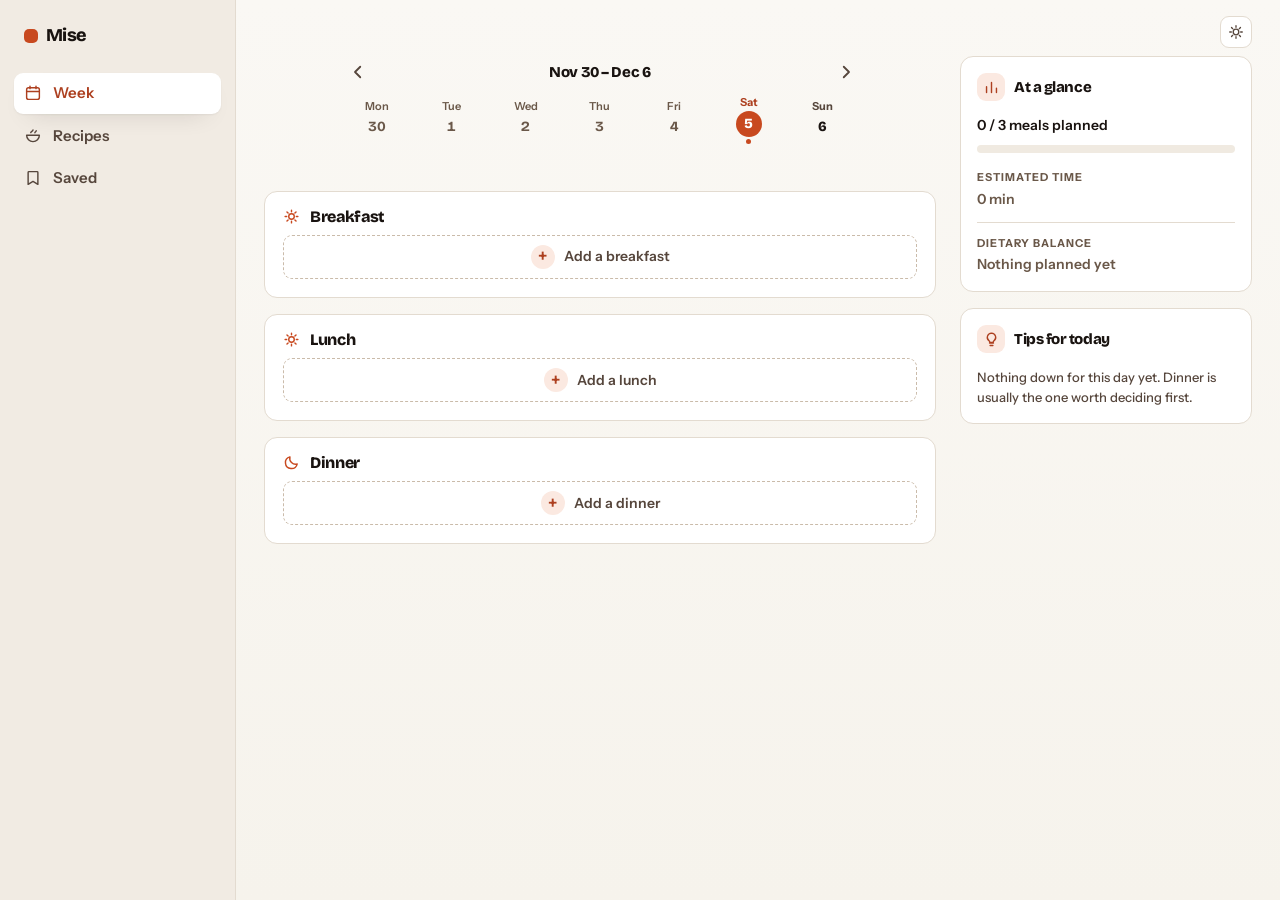
<file: index.html>
<!DOCTYPE html>
<html lang="en">
<head>
  <meta charset="utf-8">
  <meta name="viewport" content="width=device-width, initial-scale=1">
  <meta name="color-scheme" content="light dark">
  <!-- Browser chrome follows the page. One tag, no `prefers-color-scheme`: the theme is
       a choice the user stores, not the OS preference, so a media-query pair gets it
       wrong for anyone whose theme disagrees with their system. applyTheme() rewrites
       this from the live --bg on every switch; the value here is the light --bg, which
       is what an unstyled first paint shows. -->
  <meta name="theme-color" content="#faf8f4">
  <title>Mise — weekly meal planner</title>
  <link rel="preconnect" href="https://fonts.googleapis.com">
  <link rel="preconnect" href="https://fonts.gstatic.com" crossorigin>
  <link rel="stylesheet" href="https://fonts.googleapis.com/css2?family=Bricolage+Grotesque:opsz,wght@12..96,600;12..96,800&family=Instrument+Sans:wght@400;500;600&display=swap">
  <link rel="stylesheet" href="style.css">
  <!-- Paint the stored theme before first paint, so a dark-mode user never sees a
       white flash. Inline on purpose: app.js loads at the end of the body. The browser
       chrome gets the same treatment, and for the same reason — a light title bar over
       a dark page is the identical flash. Reading --bg back off the element rather than
       repeating the hex works because the stylesheet link above blocks this script. -->
  <script>
    try {
      var saved = JSON.parse(localStorage.getItem('p5:mealplanner') || '{}');
      if (saved && (saved.theme === 'dark' || saved.theme === 'light')) {
        document.documentElement.dataset.theme = saved.theme;
      }
      document.querySelector('meta[name="theme-color"]').content =
        getComputedStyle(document.documentElement).getPropertyValue('--bg').trim();
    } catch (err) { /* private mode, or nothing stored yet */ }
  </script>
</head>
<body>
  <!-- The theme button, floated to the top right of the content column, and under
       1000px the way back beside it. The brand sits in the sidebar and only in the
       sidebar: on a phone this bar was a 53px nameplate above a recipe list with 132px
       left, and the row is worth more as the way out of a view than as a name. -->
  <header class="topbar">
    <div class="topbar-inner">
      <!-- Narrow only, and only when there is somewhere back to go: out of the slot
           picker, or off Recipes and Saved to the week. It carries .slot-back as well
           because it *is* that control — the picker's own back link is the same button
           in the same shape, and at this width only one of the two is on screen.
           syncBack() in app.js writes the label and hides it again on the week. -->
      <button type="button" class="slot-back topbar-back" id="topbar-back" data-action="back" hidden>
        <svg viewBox="0 0 24 24" width="16" height="16" fill="none" stroke="currentColor" stroke-width="2.4" stroke-linecap="round" stroke-linejoin="round" aria-hidden="true"><path d="M15 5l-7 7 7 7"></path></svg>
        <span id="topbar-back-label">Back to the week</span>
      </button>
      <button type="button" class="theme-btn" id="theme-toggle" data-action="theme"
              aria-pressed="false" aria-label="Switch to dark theme" title="Switch theme">
        <span class="theme-icon theme-icon-sun" aria-hidden="true">
          <svg viewBox="0 0 24 24" width="20" height="20" fill="none" stroke="currentColor" stroke-width="2" stroke-linecap="round">
            <circle cx="12" cy="12" r="4.2"></circle>
            <path d="M12 2.6v2.4M12 19v2.4M2.6 12h2.4M19 12h2.4M5.3 5.3l1.7 1.7M17 17l1.7 1.7M18.7 5.3L17 7M7 17l-1.7 1.7"></path>
          </svg>
        </span>
        <span class="theme-icon theme-icon-moon" aria-hidden="true">
          <svg viewBox="0 0 24 24" width="20" height="20" fill="none" stroke="currentColor" stroke-width="2" stroke-linecap="round" stroke-linejoin="round">
            <path d="M20 14.2A8.4 8.4 0 0 1 9.8 4a8.4 8.4 0 1 0 10.2 10.2z"></path>
          </svg>
        </span>
      </button>
    </div>
  </header>

  <main class="page">
    <!-- WEEK -->
    <section id="view-week" class="view view-week" aria-label="Week plan">
      <!-- PARKED: the rotating week greeting. Removed from the page, kept here whole
           because it may come back. To restore: uncomment the div below, put
           `weekHeading: document.getElementById('week-heading'),` back in `el`, and
           `el.weekHeading.textContent = WEEK_GREETING;` back in the start section of
           app.js — WEEK_GREETINGS and WEEK_GREETING are still there, unused. Also send
           .week-main and .week-side back to grid-row 2 in the wide block of style.css
           and restore both .view-head rules written out in the comments there, or the
           greeting lands in the same row as the week bar.

           It sat outside .week-main so the grid could give it a row of its own: the
           summary column then started level with the week bar rather than level with
           the heading. One line, no subtitle — app.js swapped the text for a different
           greeting on every load, and the markup carried one rather than "Your week" so
           the same thing showed if the script never ran.

      <div class="view-head">
        <h1 id="week-heading">Let&rsquo;s plan your week</h1>
      </div>
      -->

      <div class="week-main">
        <!-- Week and day navigation, sitting straight on the page: the range with an
             arrow either side, and under it the seven days. No tile around it — this is
             navigation, and the meal cards below are the only boxes on the page. Same
             strip at every width. -->
        <div class="weekbar">
          <div class="weekbar-top">
            <button type="button" class="icon-btn weekbar-arrow" data-action="week-shift" data-delta="-1" aria-label="Previous week">
              <svg viewBox="0 0 24 24" width="18" height="18" fill="none" stroke="currentColor" stroke-width="2.4" stroke-linecap="round" stroke-linejoin="round" aria-hidden="true"><path d="M15 5l-7 7 7 7"></path></svg>
            </button>
            <p class="weekbar-range" id="week-range"></p>
            <button type="button" class="icon-btn weekbar-arrow" data-action="week-shift" data-delta="1" aria-label="Next week">
              <svg viewBox="0 0 24 24" width="18" height="18" fill="none" stroke="currentColor" stroke-width="2.4" stroke-linecap="round" stroke-linejoin="round" aria-hidden="true"><path d="M9 5l7 7-7 7"></path></svg>
            </button>
          </div>
          <div class="day-strip" id="day-strip" role="group" aria-label="Choose a day"></div>
        </div>

        <!-- Off the screen, not out of the page: the week bar above already says which
             day you are on, so the line was repeating a selection you just made. It
             stays in the markup as the name of the three cards under it — .sr-only
             rather than display:none, because a screen reader gets no week bar to look
             at, and app.js still writes and hides it with the picker. -->
        <h2 class="day-title sr-only" id="day-title"></h2>
        <!-- One card per meal for the selected day. tabindex so focus has somewhere to
             land when the control that was pressed gets re-rendered away. -->
        <div class="meals" id="week-grid" tabindex="-1"></div>

        <!-- Takes the day's place rather than sitting under it: opened by a meal's
             "Add", the day and meal are already known and never asked for again. The
             day title and the three meal cards above are hidden while it is open, so
             the week bar stays put and the cards scroll inside their own area — app.js
             sets the height from the space actually left on screen. -->
        <!-- tabindex so opening the picker has somewhere to put focus: the button that
             opened it is one of the meal cards being hidden. -->
        <div class="slot-picker" id="slot-picker" role="group" aria-labelledby="slot-picker-title" tabindex="-1" hidden>
          <!-- Back link left, heading centred over the cards, search on the row below.
               Centred because that is what every other view heading here does. -->
          <div class="slot-picker-head">
            <!-- The one way back, in place of a close X: this replaced a view, so it
                 reads as navigation rather than dismissing a tray. -->
            <button type="button" class="slot-back" data-action="slot-picker-close">
              <svg viewBox="0 0 24 24" width="16" height="16" fill="none" stroke="currentColor" stroke-width="2.4" stroke-linecap="round" stroke-linejoin="round" aria-hidden="true"><path d="M15 5l-7 7 7 7"></path></svg>
              Back to the day
            </button>
            <h2 class="slot-picker-title" id="slot-picker-title"></h2>
          </div>
          <!-- Search, layout toggle and filters, drawn by app.js from one component so
               all three lists carry the same row. Opened from a meal, the Meal filter
               arrives already set to that meal — the day and meal are known, so the
               list starts as the recipes for it rather than all fifty. -->
          <div class="filters" id="tools-slot"></div>
          <div class="pick-grid" id="slot-picker-grid"></div>
          <p class="empty" id="slot-picker-empty" hidden>No recipes match. Try clearing a filter.</p>
        </div>
      </div>

      <!-- Wide screens only. Everything in here is derived from the day showing on the
           left, so hiding it under 1000px loses nothing you cannot see there. -->
      <aside class="week-side">
        <section class="side-card" aria-labelledby="glance-heading">
          <h2 class="side-head" id="glance-heading">
            <span class="side-icon" aria-hidden="true">
              <svg viewBox="0 0 24 24" width="17" height="17" fill="none" stroke="currentColor" stroke-width="2" stroke-linecap="round">
                <path d="M5 19V11M12 19V5M19 19v-6"></path>
              </svg>
            </span>At a glance
          </h2>
          <div id="glance-body"></div>
        </section>

        <section class="side-card" aria-labelledby="tips-heading">
          <h2 class="side-head" id="tips-heading">
            <span class="side-icon" aria-hidden="true">
              <svg viewBox="0 0 24 24" width="17" height="17" fill="none" stroke="currentColor" stroke-width="1.9" stroke-linecap="round" stroke-linejoin="round">
                <path d="M9.2 17h5.6M10 20.5h4"></path>
                <path d="M12 3a6 6 0 0 0-3.4 10.9c.5.4.9 1.1.9 1.8v.3h5v-.3c0-.7.4-1.4.9-1.8A6 6 0 0 0 12 3z"></path>
              </svg>
            </span>Tips for today
          </h2>
          <p class="side-tip" id="tip-body"></p>
        </section>
      </aside>
    </section>

    <!-- RECIPES -->
    <section id="view-recipes" class="view" aria-labelledby="recipes-heading" hidden>
      <div class="view-head">
        <h1 id="recipes-heading">Recipes</h1>
        <p class="view-sub" id="recipes-count"></p>
      </div>

      <!-- Search, layout toggle and filters. Empty in the markup: app.js draws the
           same component here, on Saved and in the week's slot picker, so the three
           lists cannot drift apart. -->
      <div class="filters" id="tools-recipes"></div>

      <div class="card-grid" id="recipe-grid"></div>
      <p class="empty" id="recipes-empty" hidden>No recipes match. Try clearing a filter.</p>
    </section>

    <!-- SAVED -->
    <section id="view-saved" class="view" aria-labelledby="saved-heading" hidden>
      <div class="view-head">
        <h1 id="saved-heading">Saved</h1>
        <p class="view-sub" id="saved-count"></p>
      </div>
      <div class="filters" id="tools-saved"></div>
      <div class="card-grid" id="saved-grid"></div>
      <!-- Text set by app.js: "nothing saved" and "nothing here matches" are two
           different dead ends and only one of them is your fault. -->
      <p class="empty" id="saved-empty" hidden></p>
    </section>
  </main>

  <!-- Wide: the left sidebar, brand on top of a vertical list. Narrow: the same list
       docked over the content as a pill, and the brand above is hidden — there is no
       brand anywhere at this width. One set of nav markup, one nav landmark, two layouts.
       It lives at body level on purpose: .topbar has a backdrop-filter, and a filtered
       ancestor becomes the containing block for position: fixed.

       The brand is a link to the landing page, and it is the *only* route there from
       inside the app. Under 1000px it is display: none, so it leaves the tab order
       cleanly rather than stranding focus on something invisible — but there is then no
       way to landing.html at all, which is a named exception to "a control may go
       display: none only where a visible copy does the same job". Taken deliberately:
       the alternative was a fourth item in a docked pill that is already tight at
       360px, and the landing page is where you arrive from, not somewhere the app needs
       to send you. The .sr-only suffix is what tells a screen reader where the wordmark
       goes; "Mise" alone would announce as the name it already is. -->
  <nav class="nav-wrap" aria-label="Main views">
    <a class="brand brand-side" href="landing.html"><span class="brand-mark" aria-hidden="true"></span>Mise<span class="sr-only"> · about this app</span></a>
    <ul class="nav" id="nav">
      <li><button type="button" class="nav-btn" data-action="nav" data-view="week">
        <svg class="nav-icon" viewBox="0 0 24 24" width="18" height="18" fill="none" stroke="currentColor" stroke-width="1.9" stroke-linecap="round" stroke-linejoin="round" aria-hidden="true">
          <rect x="3.5" y="5" width="17" height="15.5" rx="2.5"></rect>
          <path d="M3.5 10h17M8 2.8v3.4M16 2.8v3.4"></path>
        </svg><span>Week</span>
      </button></li>
      <li><button type="button" class="nav-btn" data-action="nav" data-view="recipes">
        <svg class="nav-icon" viewBox="0 0 24 24" width="18" height="18" fill="none" stroke="currentColor" stroke-width="1.9" stroke-linecap="round" stroke-linejoin="round" aria-hidden="true">
          <path d="M3.5 11h17a8.5 8.5 0 0 1-8.5 8.5A8.5 8.5 0 0 1 3.5 11z"></path>
          <path d="M9 7.5c0-1.6 3-1.9 3-3.5M14.5 7.8c0-1.2 1.8-1.6 1.8-2.8"></path>
        </svg><span>Recipes</span>
      </button></li>
      <li><button type="button" class="nav-btn" data-action="nav" data-view="saved">
        <svg class="nav-icon" viewBox="0 0 24 24" width="18" height="18" fill="none" stroke="currentColor" stroke-width="1.9" stroke-linecap="round" stroke-linejoin="round" aria-hidden="true">
          <path d="M6.5 3.5h11a1 1 0 0 1 1 1v16l-6.5-4-6.5 4v-16a1 1 0 0 1 1-1z"></path>
        </svg><span>Saved</span>
      </button></li>
    </ul>
  </nav>

  <!-- Recipe detail -->
  <dialog id="detail" class="sheet" aria-labelledby="detail-name">
    <div class="sheet-tools">
      <!-- Save, and Add to week when there is no slot already in play. Written by
           openDetail(), which knows whether it was opened from a slot. -->
      <div class="sheet-tool-actions" id="detail-tools"></div>
      <form method="dialog">
        <button class="icon-btn sheet-close" aria-label="Close">
          <svg viewBox="0 0 24 24" width="18" height="18" fill="none" stroke="currentColor" stroke-width="2.2" stroke-linecap="round" aria-hidden="true"><path d="M6 6l12 12M18 6L6 18"></path></svg>
        </button>
      </form>
    </div>
    <div class="sheet-body" id="detail-body"></div>
  </dialog>

  <!-- Add to week -->
  <dialog id="picker" class="sheet sheet-sm" aria-labelledby="picker-title">
    <div class="sheet-tools">
      <form method="dialog">
        <button class="icon-btn sheet-close" aria-label="Close">
          <svg viewBox="0 0 24 24" width="18" height="18" fill="none" stroke="currentColor" stroke-width="2.2" stroke-linecap="round" aria-hidden="true"><path d="M6 6l12 12M18 6L6 18"></path></svg>
        </button>
      </form>
    </div>
    <div class="sheet-body sheet-body-center">
      <h2 id="picker-title" class="sheet-eyebrow">Add to week</h2>
      <p class="picker-recipe" id="picker-recipe"></p>

      <p class="field-label" id="picker-day-label">Day</p>
      <div class="day-picker" id="picker-days" role="group" aria-labelledby="picker-day-label"></div>

      <p class="field-label" id="picker-meal-label">Meal</p>
      <div class="segmented" id="picker-meals" role="group" aria-labelledby="picker-meal-label"></div>

      <p class="picker-note" id="picker-note" hidden></p>

      <div class="sheet-actions">
        <button type="button" class="btn btn-quiet" data-action="picker-cancel">Cancel</button>
        <button type="button" class="btn btn-primary" data-action="picker-confirm" id="picker-confirm">Add</button>
      </div>
    </div>
  </dialog>

  <div class="toast" id="toast" role="status" aria-live="polite" hidden></div>

  <script src="app.js"></script>
</body>
</html>
</file>
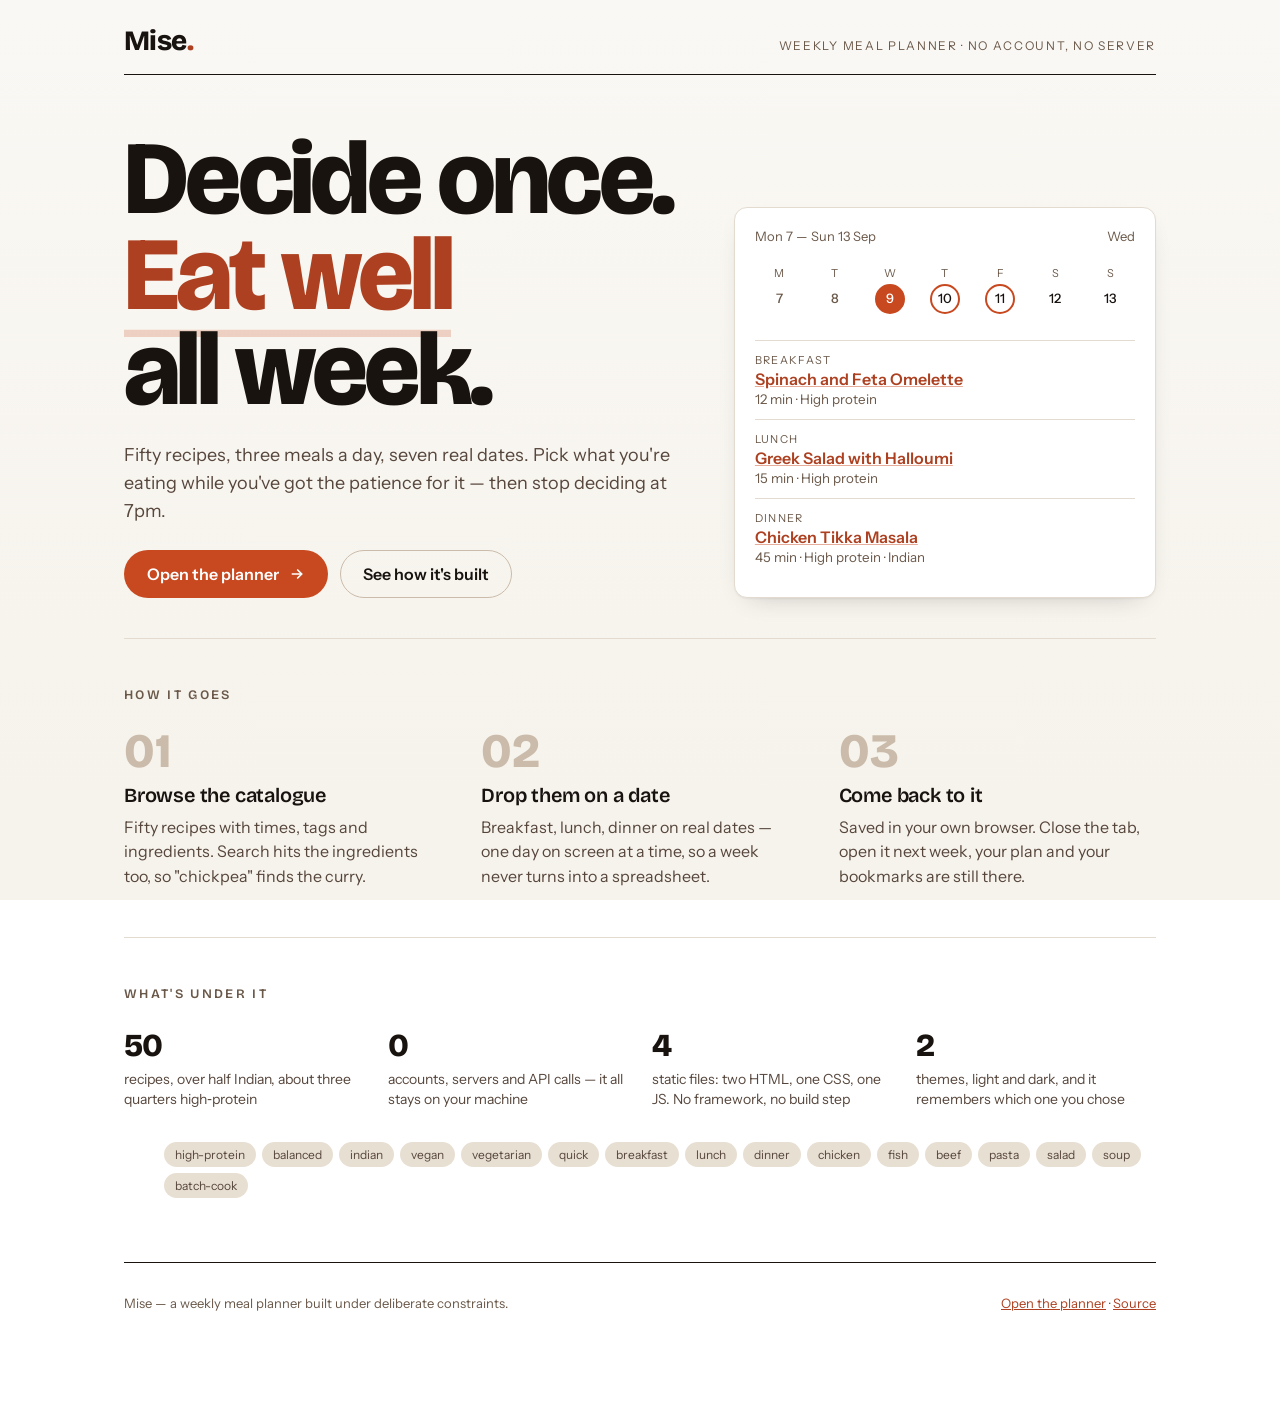
<file: landing.html>
<!DOCTYPE html>
<html lang="en">
<head>
  <meta charset="utf-8">
  <meta name="viewport" content="width=device-width, initial-scale=1">
  <meta name="color-scheme" content="light dark">
  <meta name="theme-color" content="#faf8f4">
  <meta name="description" content="Mise — plan your week's meals from a catalogue of 50 recipes. No account, no server, nothing leaves your browser.">
  <title>Mise — plan the week, one day at a time</title>
  <link rel="preconnect" href="https://fonts.googleapis.com">
  <link rel="preconnect" href="https://fonts.gstatic.com" crossorigin>
  <link rel="stylesheet" href="https://fonts.googleapis.com/css2?family=Bricolage+Grotesque:opsz,wght@12..96,600;12..96,800&family=Instrument+Sans:wght@400;500;600&display=swap">
  <style>
    /* ------------------------------------------------------------------
       Mise — landing page. "Mise en place": everything laid out before
       the cooking starts. Editorial prep-card direction — hairline rules
       instead of boxes, one orange, numbered method, oversized display.

       Tokens are the app's own values, copied rather than imported: this
       page is one self-contained file and style.css is measured by
       check.mjs. Change a token there, change it here.
       ------------------------------------------------------------------ */
    :root {
      --bg: #faf8f4;
      --bg-fade: #f6f3ec;
      --surface: #ffffff;
      --tag-fill: #e8dfd3;
      --ink: #191310;
      --ink-soft: #56463c;
      --ink-faint: #6a5849;
      --line: #e3dbd0;
      --line-strong: #cabbaa;
      --accent: #c8491f;
      --accent-ink: #ad4020;
      --on-accent: #ffffff;
      --radius: 13px;
      --tap: 44px;
      --shadow: 0 1px 2px rgba(28, 20, 16, .05), 0 10px 26px -16px rgba(28, 20, 16, .30);
      --font-display: "Bricolage Grotesque", ui-sans-serif, system-ui, "Segoe UI", sans-serif;
      --font-body: "Instrument Sans", ui-sans-serif, system-ui, -apple-system, "Segoe UI", Roboto, sans-serif;
      --ease: cubic-bezier(.2, .8, .3, 1);
    }
    :root[data-theme="dark"] {
      --bg: #1a1a1a;
      --bg-fade: #1f1f1f;
      --surface: #2b2b2b;
      --tag-fill: #3e3e3e;
      --ink: #f5f3f1;
      --ink-soft: #c2bebb;
      --ink-faint: #a8a4a1;
      --line: #3a3a3a;
      --line-strong: #545454;
      --accent: #ff7a4f;
      --accent-ink: #ffab8b;
      --on-accent: #1e1207;
      --shadow: 0 1px 2px rgba(0, 0, 0, .45), 0 10px 26px -16px rgba(0, 0, 0, .85);
    }

    * { box-sizing: border-box; }
    body {
      margin: 0;
      font-family: var(--font-body);
      color: var(--ink);
      background: linear-gradient(var(--bg), var(--bg-fade) 90vh);
      background-attachment: fixed;
      -webkit-font-smoothing: antialiased;
    }
    /* Paper grain. Atmosphere without an image request — the page is the
       warm thing in this palette, so the texture belongs to the page. */
    body::before {
      content: "";
      position: fixed;
      inset: 0;
      pointer-events: none;
      z-index: 0;
      opacity: .5;
      background-image: radial-gradient(currentColor .5px, transparent .5px);
      background-size: 4px 4px;
      color: var(--line-strong);
      mix-blend-mode: multiply;
    }
    :root[data-theme="dark"] body::before { mix-blend-mode: screen; opacity: .28; }

    .wrap {
      position: relative;
      z-index: 1;
      max-width: 1080px;
      margin: 0 auto;
      padding: 0 24px 64px;
    }
    a { color: var(--accent-ink); }

    /* Page-wide, and it has to sit ABOVE every component: the radius here is at the
       same specificity as .btn's 999px, so below it this squared the CTA pill off on
       focus. Measured. The app's copy of this rule is at style.css:320 for the same
       reason. It was also written per component once, which left every link on the
       page with Chrome's 1px default. */
    :focus-visible { outline: 2px solid var(--accent); outline-offset: 2px; border-radius: 4px; }

    /* ---------- masthead: a rule, a name, a date line ---------- */
    .masthead {
      display: flex;
      flex-wrap: wrap;
      gap: 12px 24px;
      align-items: baseline;
      justify-content: space-between;
      padding: 24px 0 16px;
      border-bottom: 1px solid var(--ink);
    }
    .brand {
      font-family: var(--font-display);
      font-weight: 800;
      font-size: 28px;
      letter-spacing: -.02em;
      margin: 0;
    }
    .brand .dot { color: var(--accent-ink); }
    .masthead .kicker {
      margin: 0;
      font-size: 12px;
      letter-spacing: .14em;
      text-transform: uppercase;
      color: var(--ink-faint);
    }

    /* ---------- hero: asymmetric, the display type breaks the grid ---------- */
    .hero {
      display: grid;
      grid-template-columns: 1.35fr 1fr;
      gap: 40px;
      align-items: end;
      padding: 56px 0 40px;
      border-bottom: 1px solid var(--line);
    }
    .hero h1 {
      font-family: var(--font-display);
      font-weight: 800;
      /* Big, and it stays on three lines because the line breaks are set by hand. */
      font-size: clamp(44px, 8.5vw, 104px);
      line-height: .92;
      letter-spacing: -.035em;
      margin: 0 0 24px;
      text-wrap: balance;
    }
    .hero h1 em {
      font-style: normal;
      color: var(--accent-ink);
      /* The one flourish: the verb gets an underline that sits low and thick,
         the way a pencil marks a printed page. */
      box-shadow: inset 0 -.07em 0 color-mix(in srgb, var(--accent) 22%, transparent);
    }
    .lede { font-size: 18px; line-height: 1.55; color: var(--ink-soft); margin: 0 0 24px; max-width: 46ch; }
    .cta-row { display: flex; flex-wrap: wrap; gap: 12px; align-items: center; }
    .btn {
      display: inline-flex;
      align-items: center;
      gap: 10px;
      min-height: 48px;
      padding: 0 22px;
      border-radius: 999px;
      border: 1px solid transparent;
      background: var(--accent);
      color: var(--on-accent);
      font: 600 16px/1 var(--font-body);
      text-decoration: none;
      transition: transform var(--ease) .18s, box-shadow var(--ease) .18s;
    }
    .btn:hover { transform: translateY(-2px); box-shadow: var(--shadow); }
    .btn-ghost {
      background: none;
      color: var(--ink);
      border-color: var(--line-strong);
    }
    .btn-ghost:hover { border-color: var(--ink); }

    /* ---------- the week strip, which is the product's whole idea ---------- */
    .week {
      background: var(--surface);
      border: 1px solid var(--line);
      border-radius: var(--radius);
      box-shadow: var(--shadow);
      padding: 20px;
    }
    .week-head {
      display: flex;
      justify-content: space-between;
      align-items: baseline;
      margin-bottom: 16px;
      font-size: 13px;
      color: var(--ink-faint);
    }
    .days { display: flex; gap: 6px; justify-content: space-between; margin-bottom: 20px; }
    .day {
      flex: 1;
      display: grid;
      gap: 4px;
      justify-items: center;
      padding: 6px 0;
      font-size: 11px;
      color: var(--ink-faint);
    }
    .day b {
      display: grid;
      place-items: center;
      width: 30px;
      height: 30px;
      border-radius: 999px;
      border: 2px solid transparent;
      font: 500 13px/1 var(--font-body);
      color: var(--ink);
    }
    .day.planned b { border-color: var(--accent); }         /* a ring, never a fill */
    .day.on b { background: var(--accent); color: var(--on-accent); border-color: var(--accent); }
    /* A day gone by is quieter in its name *and* its date, and it never wears a ring —
       the ring is about what is still to come. The mock used to ring the 8th with the
       9th as today, which is a state the app never renders. */
    .day.past, .day.past b { color: var(--ink-faint); }
    /* Every child of .week is a div, so a :first-of-type here selects .week-head and
       never a .meal — the rule that used to sit below this one was dead. The hairline
       above Breakfast is kept on purpose: it is the seam between the day strip and the
       plan under it. */
    .meal { display: grid; gap: 2px; padding: 12px 0; border-top: 1px solid var(--line); }
    .meal span { font-size: 11px; letter-spacing: .12em; text-transform: uppercase; color: var(--ink-faint); }
    .meal a { font-weight: 600; text-decoration: underline; text-decoration-color: color-mix(in srgb, var(--accent) 45%, transparent); }
    .meal small { color: var(--ink-faint); }

    /* ---------- method: three numbered steps, set like a recipe ---------- */
    .method { padding: 48px 0; border-bottom: 1px solid var(--line); }
    .method h2, .facts h2 {
      font-family: var(--font-display);
      font-weight: 600;
      font-size: 13px;
      letter-spacing: .18em;
      text-transform: uppercase;
      color: var(--ink-faint);
      margin: 0 0 24px;
    }
    .steps { display: grid; grid-template-columns: repeat(3, 1fr); gap: 40px; margin: 0; padding: 0; list-style: none; counter-reset: step; }
    .steps li { counter-increment: step; }
    .steps li::before {
      content: counter(step, decimal-leading-zero);
      display: block;
      font-family: var(--font-display);
      font-weight: 800;
      font-size: 48px;
      line-height: 1;
      color: var(--line-strong);
      margin-bottom: 8px;
    }
    .steps h3 { font-family: var(--font-display); font-weight: 600; font-size: 20px; margin: 0 0 8px; letter-spacing: -.01em; }
    .steps p { margin: 0; color: var(--ink-soft); line-height: 1.55; }

    /* ---------- facts: a hairline table, no tiles ---------- */
    .facts { padding: 48px 0; }
    .facts dl { display: grid; grid-template-columns: repeat(4, 1fr); gap: 24px; margin: 0; }
    .facts dt { font-family: var(--font-display); font-weight: 800; font-size: 32px; letter-spacing: -.02em; }
    .facts dd { margin: 4px 0 0; font-size: 14px; color: var(--ink-soft); line-height: 1.45; }
    .tags { display: flex; flex-wrap: wrap; gap: 6px; margin-top: 32px; }
    .tags li {
      list-style: none;
      padding: 5px 11px;
      border-radius: 999px;
      background: var(--tag-fill);
      color: var(--ink-soft);
      font-size: 12px;
    }

    footer {
      padding: 32px 0;
      border-top: 1px solid var(--ink);
      display: flex;
      flex-wrap: wrap;
      gap: 8px 24px;
      justify-content: space-between;
      font-size: 13px;
      color: var(--ink-faint);
    }

    /* One orchestrated load-in, staggered. Nothing animates on scroll — the
       page is short enough that a second reveal would just be a delay. */
    @media (prefers-reduced-motion: no-preference) {
      .rise { animation: rise .7s var(--ease) both; }
      .rise:nth-child(2) { animation-delay: .08s; }
      .hero > div:last-child { animation-delay: .16s; }
      @keyframes rise { from { opacity: 0; transform: translateY(14px); } }
    }

    /* The app's blanket rule, which the tokens came over without: the load-in was
       already behind no-preference, but .btn's transition and its translateY hover lift
       were not. */
    @media (prefers-reduced-motion: reduce) {
      * { transition: none !important; animation: none !important; }
      .btn:hover { transform: none; }
    }

    /* No control here sets its own size except .btn, which is 48px already, so this
       block is the two link rows that are plain text: 20px and 16px tall measured at
       360px, against a 44px floor. */
    @media (pointer: coarse) {
      .meal a, footer a { display: inline-flex; align-items: center; min-height: var(--tap); }
    }

    @media (max-width: 900px) {
      .hero { grid-template-columns: 1fr; align-items: start; padding-top: 40px; }
      .steps, .facts dl { grid-template-columns: 1fr 1fr; gap: 32px; }
    }
    @media (max-width: 560px) {
      .wrap { padding: 0 18px 48px; }
      .steps, .facts dl { grid-template-columns: 1fr; gap: 28px; }
      .hero h1 { margin-bottom: 16px; }
      .btn { width: 100%; justify-content: center; }
    }
  </style>
  <!-- Same stored theme as the app, read before first paint so a dark-mode visitor
       gets no white flash. The key and the shape match index.html deliberately: the
       landing page is not a second preference. -->
  <script>
    try {
      var saved = JSON.parse(localStorage.getItem('p5:mealplanner') || '{}');
      if (saved && (saved.theme === 'dark' || saved.theme === 'light')) {
        document.documentElement.dataset.theme = saved.theme;
      }
      document.querySelector('meta[name="theme-color"]').content =
        getComputedStyle(document.documentElement).getPropertyValue('--bg').trim();
    } catch (err) { /* private mode, or nothing stored yet */ }
  </script>
</head>
<body>
  <div class="wrap">
    <header class="masthead">
      <p class="brand">Mise<span class="dot">.</span></p>
      <p class="kicker">Weekly meal planner · no account, no server</p>
    </header>

    <section class="hero">
      <div class="rise">
        <h1>Decide once.<br><em>Eat well</em><br>all week.</h1>
        <p class="lede">
          Fifty recipes, three meals a day, seven real dates. Pick what you're eating
          while you've got the patience for it — then stop deciding at 7pm.
        </p>
        <div class="cta-row">
          <a class="btn" href="index.html">Open the planner
            <svg width="16" height="16" viewBox="0 0 24 24" fill="none" stroke="currentColor" stroke-width="2.5" stroke-linecap="round" aria-hidden="true"><path d="M5 12h14M13 6l6 6-6 6"/></svg>
          </a>
          <a class="btn btn-ghost" href="https://github.com/thelivinsine/meal-planner">See how it's built</a>
        </div>
      </div>

      <div class="week rise" role="group" aria-label="Example of a planned day">
        <div class="week-head"><span>Mon 7 — Sun 13 Sep</span><span>Wed</span></div>
        <div class="days">
          <div class="day past"><span>M</span><b>7</b></div>
          <div class="day past"><span>T</span><b>8</b></div>
          <div class="day on"><span>W</span><b>9</b></div>
          <div class="day planned"><span>T</span><b>10</b></div>
          <div class="day planned"><span>F</span><b>11</b></div>
          <div class="day"><span>S</span><b>12</b></div>
          <div class="day"><span>S</span><b>13</b></div>
        </div>
        <div class="meal"><span>Breakfast</span><a href="index.html">Spinach and Feta Omelette</a><small>12 min · High protein</small></div>
        <div class="meal"><span>Lunch</span><a href="index.html">Greek Salad with Halloumi</a><small>15 min · High protein</small></div>
        <div class="meal"><span>Dinner</span><a href="index.html">Chicken Tikka Masala</a><small>45 min · High protein · Indian</small></div>
      </div>
    </section>

    <section class="method">
      <h2>How it goes</h2>
      <ol class="steps">
        <li>
          <h3>Browse the catalogue</h3>
          <p>Fifty recipes with times, tags and ingredients. Search hits the
             ingredients too, so "chickpea" finds the curry.</p>
        </li>
        <li>
          <h3>Drop them on a date</h3>
          <p>Breakfast, lunch, dinner on real dates — one day on screen at a time,
             so a week never turns into a spreadsheet.</p>
        </li>
        <li>
          <h3>Come back to it</h3>
          <p>Saved in your own browser. Close the tab, open it next week, your
             plan and your bookmarks are still there.</p>
        </li>
      </ol>
    </section>

    <section class="facts">
      <h2>What's under it</h2>
      <dl>
        <div><dt>50</dt><dd>recipes, over half Indian, about three quarters high&#8209;protein</dd></div>
        <div><dt>0</dt><dd>accounts, servers and API calls — it all stays on your machine</dd></div>
        <div><dt>4</dt><dd>static files: two HTML, one CSS, one JS. No framework, no build step</dd></div>
        <div><dt>2</dt><dd>themes, light and dark, and it remembers which one you chose</dd></div>
      </dl>
      <ul class="tags">
        <li>high-protein</li><li>balanced</li><li>indian</li><li>vegan</li>
        <li>vegetarian</li><li>quick</li><li>breakfast</li><li>lunch</li>
        <li>dinner</li><li>chicken</li><li>fish</li><li>beef</li>
        <li>pasta</li><li>salad</li><li>soup</li><li>batch-cook</li>
      </ul>
    </section>

    <footer>
      <span>Mise — a weekly meal planner built under deliberate constraints.</span>
      <span><a href="index.html">Open the planner</a> · <a href="https://github.com/thelivinsine/meal-planner">Source</a></span>
    </footer>
  </div>
</body>
</html>
</file>
<file: style.css>
/* ============================================================================
   Mise — "Bold consumer" direction.
   A near-white warm page, white cards, one vibrant orange, compact controls,
   and one day of the week at a time.
   Light and dark palettes; every colour comes from a token below.
   ========================================================================= */

/* ---------- tokens: light ---------- */
:root {
  /* The page carries the warmth; the cards are the light — but lightly. The previous
     values (#f2ece5 page, #ebe3da tiles) cleared every ratio and still read as one
     beige wash next to the mockups, because a heavy page plus a heavy inner tile leaves
     the white card as the only bright thing on screen. So the page moves up to a
     near-white warm off-white and the card to pure white, matching Concept A, and the
     separation is carried by the hairline as much as by the fill.

     Then the page went whiter still, to #faf8f4, and that is the move this palette is
     now organised around. White to the old page was 1.14 of range in total, and the
     floor for two surfaces that touch is 1.10 — so **cards, a whiter page and a rail
     that reads apart from the page cannot all have a tonal step**, because 1.10 twice
     over is 1.21 and there is only 1.14 to spend. One of the three edges has to be a
     hairline instead, and the card's is the one that already had a border: page to card
     is 1.06 now, carried by --line at 1.29 on the page and 1.37 on the card. The step
     that was bought with it is the sidebar — a real 1.12 — which is the arrangement both
     light references use (Claude runs content to chrome at 1.03 and lets the seam do the
     work; docs/light-mode-reference.md §3).

     Measured: page to rail 1.12, card to sunk 1.20, card to tag 1.32, --line 1.29 on the
     page and 1.15 on the rail, no text pair under 4.5. --surface-past (1.04), --control
     (1.03), --accent-soft (1.04) and page-to-card itself sit closer than 1.10 against
     their ground on purpose — there is no room left between a near-white page and white
     — so each is drawn with a border and it is the border that gets measured. */
  /* --bg is the page and nothing else — no tag, pill, chip, input or menu is ever filled
     with it. The page shade is the darkest surface on screen, so anything inside a white
     card wearing it reads as a hole punched through to the page rather than as a pill.
     Deepened one step from #f6f3ee: with every control on a card now sitting *above* the
     page (see --control), the page is the only mid-tone left, and at 1.11 the white cards
     barely lifted off it. It is #faf8f4 now, near enough white that the cards no longer
     lift off it by fill at all — see the block above for the arithmetic that forces that,
     and why the sidebar got the tonal step instead. --control and --surface-past moved up
     with it, because both have to stay *above* the page or a fill on a card reads as a
     hole punched through to it, and both were below #faf8f4 where they stood. */
  --bg: #faf8f4;             /* the page, and only the page — the top of its gradient */
  /* The other end of the page's gradient, and the whole of the gradient: 1.04 down from
     --bg over the height of the viewport, which is about as subtle as a fade can be and
     still be there. It goes **down** in light and **up** in dark (see the dark block),
     the same direction state goes in each theme — a light page has nothing above it to
     fade towards, and a dark page has nothing below.
     It is a token and not an rgba() overlay so check.mjs can measure it: it is the
     *other* ground everything on the page sits on, and at 1.11 from a white card it is
     the more forgiving end — the only place left where a card still lifts off the page by
     fill alone, and the reason this end needs no hairline exception. Anything keyed to the page's colour —
     theme-color, the translucent top bar — still reads --bg, which is the top of the
     page and the shade the browser chrome sits against. */
  --bg-fade: #f6f3ec;
  /* The sidebar over 1000px, and the one surface bought with the card's hairline: 1.12
     from the page, so the panel reads as a panel rather than as page with a line down it.
     There is almost no choice in the value. The rail is pinned between the page above it
     and --hover below it, 1.10 each way, and --hover cannot move down because the saved
     bookmark's --accent-ink is already at 4.54 on it — which leaves the four shades from
     #f1ebe2 to #f2ece5, and this is the middle of them. 1.12 above, 1.11 below. Under 1000px there is no rail: the nav is a
     floating ink-coloured pill, so the fill is set inside the wide block only. */
  --rail: #f1ebe3;
  --surface: #ffffff;        /* meal cards, recipe cards, panels — nearly white */
  /* A recessed patch *on* a card, going down in both themes — the progress track, and
     since the tags left, only that. Controls go the other way; see below. */
  --surface-sunk: #f0eae1;
  /* The tag pills, and the reason they are no longer --surface-sunk: a track can be
     faint because the accent fill inside it does the reading, and a borderless pill
     cannot. On --surface-sunk a tag measured 1.20 from a white card and 1.14 from a dark
     one, and in the app it read as a smudge rather than a chip. This is a step deeper in
     light (1.32) and — the half a shared token could never do — a step *up* in dark
     (1.32), because down in dark is capped: the card is #2b2b2b and the page #1a1a1a, so
     a pill with any more contrast below the card is darker than the page and reads as a
     hole punched through it. Down in light, up in dark, which is what this palette does
     with every fill that has to be seen rather than sunk. --ink-soft holds 6.82 and 5.79
     on it. */
  --tag-fill: #e8dfd3;
  /* The rest fill of a *control* sitting on a card — the search field, a filter chip, a
     filter summary — and it goes UP towards white, which is the one direction both light
     references agree on: PowerToys puts its input at #fefefe on a #fbfbfb card, Claude at
     #fefefd on #fcfcfb chrome (docs/light-mode-reference.md §3). It used to be #f0eae1,
     a step *down*, which is what made the tools row read as one beige wash: at 1.05 from
     the page, a chip inside a white card was the same shade as the page around the card,
     so five dropdowns and a search field looked like gaps in the panel rather than
     controls on it. There is no room above a white card, so the fill is only 1.07 below it
     and the --line-strong border carries the edge — which is exactly what a light theme
     does once it runs out of greys. What matters is the other side: 1.07 *above* the page,
     so nothing on a card is ever darker than the page again.
     Dark keeps PowerToys dark's own "input inside a card" value, 1.21 above --surface —
     same direction, and there it has the room to be a fill on its own.
     Lifted from #fbf7f2 when the page went to #faf8f4, which had overtaken it: a control
     on a card was then *darker* than the page around the card, the exact reading that got
     this token invented. 1.03 above the page now, 1.03 below the card, --line-strong
     carrying the edge at 1.82.
     **Read the list of consumers above as history.** The tools row lost its tile, so the
     search field and the five filter summaries are not on a card any more and went to
     --surface with a --line edge. What is left is .chip in the dialogs, always on a
     --surface sheet — which is also why this token cannot simply take --line: at 1.03
     against it in dark, the lighter hairline disappears on a --control fill. */
  --control: #fdfbf8;
  /* A day that has been and gone: back towards the page, never past it. On a near-white
     page there is almost nothing left between the two — 1.04 from a live card and 1.02
     from the page — so a spent card is now told by its --ink-faint name and date and by
     its border, not by its fill. That is the cost of the whiter page, and it is the
     cheapest of the three edges to give up, because a past day is already the quietest
     thing in the week. */
  --surface-past: #fcfaf7;
  --ink: #191310;
  --ink-soft: #56463c;
  --ink-faint: #6a5849;
  --line: #e3dbd0;
  --line-strong: #cabbaa;
  /* The state fill: every hover that lands on a fill rather than on a border, whether the
     control sits on the page or on a card. It goes DOWN into grey, which is the
     light-mode direction: a light theme has almost nothing above its surfaces — white is
     the ceiling — so state has to be spent downward. (Elevation still goes up: a card is
     lighter than the page in both themes, and so is --control. States and elevation point
     opposite ways in light and both are right; docs/light-mode-reference.md §3.) 1.11 on
     --bg and 1.26 on a card, which brackets the 1.10–1.25 band the reference apps measure
     at. This is not --control: --control is where a control *rests*, near white, and a
     hover that went there would be a 1.07 no-op.
     Deepened from #eae4da the moment the sidebar got a fill of its own, because the nav
     rows hover on the rail and #eae4da sat 1.06 from it — a hover you cannot see, which
     is the bug this project has already shipped twice. #e7e0d5 is the only value that
     clears both ends of its own squeeze: 1.11 on the rail below it, and --accent-ink
     still 4.54 on it, above the 4.5 floor the saved bookmark needs. One step deeper
     (#e5ddd1) reads better on the rail and takes that bookmark to 4.42, which is the
     whole reason it is not that. Now 1.24 on the page and 1.31 on a card. */
  --hover: #e7e0d5;
  /* The scrim behind a dialog. Both light references use a mid grey around 2.9 over
     white, not a heavy black; .42 composites to #9a9591 here, which measures 2.97. */
  --scrim: rgba(28, 20, 16, .42);

  --accent: #c8491f;
  --accent-soft: #fbe9e1;
  --accent-ink: #ad4020;
  --on-accent: #ffffff;

  --radius: 13px;
  --radius-sm: 9px;
  --radius-pill: 999px;
  --tap: 44px;

  /* The vertical rhythm, and it is four numbers because it used to be eleven: 10, 14,
     16, 20, 22, 24, 28, 30, 48 and 104 all appeared as vertical gaps, each picked on its
     own. Nothing was individually wrong and the page still read as one flat list,
     because the gap between a heading and the week bar (24) was within four pixels of
     the gap between the week bar and the day below it (20) — so nothing said where one
     block ended and the next began. These four say it:
       --space-1  inside a group — a label and the thing it labels
       --space-2  between siblings — one meal card and the next
       --space-3  between blocks — a heading and the content under it
       --space-4  between sections — the week bar and the day it steers
     Themes do not touch these, so they live in :root only. Padding *inside* a component
     (a card's own 16/18, a chip's 5/11) is that component's business and stays where it
     is; this scale governs the space *between* things, which is what the eye reads as
     rhythm. The dialogs are deliberately still off it — see docs/decisions.md. */
  --space-1: 8px;
  --space-2: 16px;
  --space-3: 24px;
  --space-4: 40px;

  --shadow: 0 1px 2px rgba(28, 20, 16, .05), 0 10px 26px -16px rgba(28, 20, 16, .30);
  --shadow-lg: 0 26px 60px -22px rgba(28, 20, 16, .38);

  --font-display: "Bricolage Grotesque", ui-sans-serif, system-ui, "Segoe UI", sans-serif;
  --font-body: "Instrument Sans", ui-sans-serif, system-ui, -apple-system, "Segoe UI", Roboto, sans-serif;

  --ease: cubic-bezier(.2, .8, .3, 1);
  --fast: .13s;
  --mid: .22s;
}

/* ---------- tokens: dark ---------- */
/* Greys taken from the reference dark UIs — ChatGPT's settings sheet and the Windows
   PowerToys panels — and the app's orange left in charge of every bit of colour. Dark
   mode used to be a brown (#14100d page, #2a2019 cards), and browns that dark read as
   muddy rather than warm. So the surfaces go neutral and do the one job those references
   do well: a page that is properly dark, panels a clear step *up* from it, a hairline
   you can see on both, near-white text instead of beige text, and the accent appearing
   only on small elements — a chip, a dot, a fill — the way PowerToys uses its blue.
   Warmth is now the light theme's job and the accent's.
   Measured: page to panel 1.23, page to rail 1.12, panel to sunk 1.14, panel to tag 1.32,
   --line 1.53 on the page and 1.24 on a panel, accent-soft 1.12 on a panel, no text pair
   under 4.5. Dark keeps its tonal card edge — the squeeze that cost light's is a light
   problem, because white is a ceiling and #1a1a1a is not a floor. */
[data-theme="dark"] {
  --bg: #1a1a1a;
  /* The page's gradient, and it fades **up** here while light fades down — the same
     split as every other state in this file. Down is not available: the page is already
     the darkest surface, and a page that fades below itself has --surface-past sitting in
     a hole. 1.06 over the viewport, and the card still clears the floor on it at 1.16. */
  --bg-fade: #1f1f1f;
  /* The sidebar, and unlike every other dark fill here it goes *down* off the page —
     ChatGPT's arrangement, chrome darker than content (docs/dark-mode-reference.md).
     Up was tried first and does not fit: between the page and the card there is 1.23 of
     room in total, and a raised rail has to clear 1.10 from the page *and* leave 1.10 for
     the white-ish selected pill sitting on it. #242424 was the only candidate and it
     missed, at 1.0999 under the pill. Down has the whole of black to spend: 1.11 from the
     page, 1.36 under the pill, 1.62 under a nav hover, and it *gains* contrast towards the
     bottom of the viewport where the page fades up and away from it. */
  --rail: #0e0e0e;
  --surface: #2b2b2b;
  --surface-sunk: #212121;
  /* Up from the card, not down: see the light block for why the tag fill cannot be one
     direction in both themes. 1.32 above --surface, and deliberately not --control's
     #383838 — that value is where a control rests, and two tokens holding one shade is
     how a change made for one silently moves the other. */
  --tag-fill: #3e3e3e;
  /* Up, not down: see the light block. #383838 is PowerToys dark's own "input inside a
     card" value, 1.21 above --surface — the raised step the dark report asked for. */
  --control: #383838;
  /* Back towards the page, like its light counterpart — not past it. A past card that
     is *darker* than --bg reads as a hole in the page rather than a card that has
     receded into it. Clears 1.10 against the page on its own. */
  --surface-past: #232323;
  --ink: #f5f3f1;
  --ink-soft: #c2bebb;
  /* Lifted from #9b9794. The third text tier's hardest ground used to be the card at
     4.89; now it is the raised --control fill under the search placeholder, where the old
     value measured 4.05 — under the floor. 4.74 there and 5.72 on a card, still a clear
     step below --ink-soft's 7.67, so the tier order holds. */
  --ink-faint: #a8a4a1;
  --line: #3a3a3a;
  --line-strong: #545454;
  /* Up, not down — the dark direction, and the open finding from the dark report finally
     answered. It was #2b2b2b, which is --surface itself: correct on the page (1.23) and a
     complete no-op for the three hovers that land on a card, where the control sits on
     #2b2b2b already. One value clears both grounds: 1.48 on the page and 1.21 on a card.
     It matches --control, and that is not a collision — nothing rests on --control and
     hovers to --hover. A chip that has a fill hovers by moving its *border*. */
  --hover: #383838;
  --scrim: rgba(28, 20, 16, .5);

  --accent: #ff7a4f;
  /* Must stay clear of --surface, or the + circle and every accent-soft fill go
     invisible on a card in dark mode. 1.12 here. */
  --accent-soft: #4a2c1a;
  --accent-ink: #ffab8b;
  --on-accent: #1e1207;

  --shadow: 0 1px 2px rgba(0, 0, 0, .45), 0 10px 26px -16px rgba(0, 0, 0, .85);
  --shadow-lg: 0 26px 60px -22px rgba(0, 0, 0, .9);
}

* { box-sizing: border-box; }

/* `hidden` beats any class that sets `display` — several panels here are grids and
   flex rows toggled by the attribute. */
[hidden] { display: none !important; }

html { -webkit-text-size-adjust: 100%; }

/* Every scrolling surface in the app, not just the recipe tray: a transparent track so
   it takes whatever it sits on, and a thumb from the line tokens. Firefox reads the two
   standard properties, everything else the webkit pseudo-elements. */
html { scrollbar-color: var(--line-strong) transparent; scrollbar-width: thin; }
::-webkit-scrollbar { width: 10px; height: 10px; }
::-webkit-scrollbar-track { background: transparent; }
::-webkit-scrollbar-corner { background: transparent; }
::-webkit-scrollbar-thumb {
  background: var(--line-strong);
  border-radius: var(--radius-pill);
  border: 2px solid transparent;
  background-clip: content-box;
}
::-webkit-scrollbar-thumb:hover { background: var(--ink-faint); background-clip: content-box; }

/* The page is --bg at the top fading to --bg-fade at the bottom of the *viewport*, not
   of the document: `fixed` anchors it to the window, so the fade reads the same on the
   week view and 300px down a list of fifty recipes. Attached to the document it would
   stretch over the whole scroll height and vanish.
   The colour underneath is still the flat --bg, which is what everything keyed to the
   page's shade reads — theme-color, the translucent top bar — and what the transition
   below actually animates. A gradient image is not interpolable, so it snaps on a theme
   switch while the colour under it fades; at 1.03 between the two stops that is about a
   1% step and the switch is already repainting the whole page. */
body {
  margin: 0;
  background-color: var(--bg);
  background-image: linear-gradient(180deg, var(--bg) 0%, var(--bg-fade) 100%);
  background-attachment: fixed;
  color: var(--ink);
  font-family: var(--font-body);
  font-size: 15px;
  line-height: 1.5;
  -webkit-font-smoothing: antialiased;
  transition: background var(--mid) var(--ease), color var(--mid) var(--ease);
}

h1, h2, h3 {
  margin: 0;
  font-family: var(--font-display);
  font-weight: 800;
  letter-spacing: -0.03em;
  line-height: 1.08;
  text-wrap: balance;
}
p { margin: 0; }
ul, ol { margin: 0; }

button, input, select { font: inherit; color: inherit; }

.sr-only {
  position: absolute; width: 1px; height: 1px; padding: 0; margin: -1px;
  overflow: hidden; clip: rect(0 0 0 0); white-space: nowrap; border: 0;
}

/* A ring with a gap, so it reads against the control it surrounds *and* the surface
   behind it. The reference draws 4px; that was tried here and looked at, and on this
   palette it was too loud — a thick orange band around the search field rather than a
   ring. It went to 3px, and on the running app that was still a band rather than a ring:
   2px is the third look and the one that stopped reading as a box. Nothing about the
   reference's measurement was wrong — this accent is simply louder than its blue at any
   given width, and the gap is doing the work the width was asked for. --accent measures
   4.74 on a card and 4.28 on the page — a ring is a non-text component, so 3.0 is its
   floor, but it clears the text floor on both anyway, and thinning a line does not move
   the ratio. */
:focus-visible { outline: 2px solid var(--accent); outline-offset: 2px; border-radius: 4px; }

/* ---------- shell: top bar, sidebar, docked nav ---------- */
/* Narrow first: a sticky top bar with the way back and the theme button, and the view
   switch docked over the content as a pill. Wide (the @media at the end of this
   section): the same nav list becomes a left sidebar and the top bar keeps only the
   theme button. One set of nav markup and one nav landmark either way.
   The brand is in the sidebar and nowhere else. It used to sit here too, which cost the
   narrow layout a 53px row for a nameplate above a list with 132px left for recipes —
   and the bar had somewhere better to spend it. */
.topbar {
  position: sticky; top: 0; z-index: 20;
  background: color-mix(in srgb, var(--bg) 88%, transparent);
  backdrop-filter: blur(12px) saturate(1.3);
  border-bottom: 1px solid var(--line);
}

.topbar-inner {
  max-width: 1180px; margin: 0 auto;
  padding: 10px 20px;
  display: flex; align-items: center; gap: 16px;
}

.brand {
  display: flex; align-items: center; gap: 8px;
  font-family: var(--font-display);
  font-weight: 800; font-size: 1.125rem; letter-spacing: -0.04em;
  color: var(--ink);
}
/* A solid accent lozenge instead of a logo we do not have. */
.brand-mark {
  width: 14px; height: 14px; flex: none;
  background: var(--accent);
  border-radius: 5px;
}
/* The only copy of the brand. Hidden until there is a sidebar to put it in: under
   1000px the app is nameless and the top bar carries the way back instead — which is
   also why the link it now carries has no visible copy at that width; index.html says
   what that costs. */
.brand-side { display: none; }

/* The wordmark links to the landing page. No underline at rest, and no fill on hover:
   a fill here would read as a fourth nav button directly above three real ones, and the
   nav's own hover is exactly that shape. So hover moves the *word* to --accent-ink —
   accent writes, per the token rule — and the lozenge is left alone as the one fixed
   accent mark in the rail. The focus ring is the shared :focus-visible above.
   This is the app's one hover-only affordance, and it is sound only because the element
   renders over 1000px and nowhere else: a phone never sees it, so it never has to show
   its clickability without a pointer. If the brand ever appears narrow, it needs a mark
   at rest — the recipe-name rule, for the same reason. */
a.brand-side { text-decoration: none; }
a.brand-side:hover { color: var(--accent-ink); }

/* The way out of a view, in the row the brand used to fill. It shares .slot-back's
   shape because it is the same control, so this class only places it: hard left, with
   the theme button's auto margin holding the other end.
   Off by default and switched on in the 620px block, rather than the other way round.
   The line it hangs off has to be the *same* 620px line, because over it the picker's
   own back link is on screen: turned off above 1000px instead, the two of them showed
   together for the whole 621-1000px band. The `hidden` attribute app.js writes still
   beats this either way — that is what the !important on [hidden] above is for.
   Two classes, not one, and that is load-bearing: this button carries .slot-back too,
   and .slot-back's own `display: inline-flex` sits 500 lines *below* here, so a single
   class lost the tie on source order and the button showed at every width. The same
   trap the media queries at the end of this file are gathered to avoid.
   No margin of its own: the theme button's `margin-left: auto` already takes every spare
   pixel in the row, which leaves this hard left with nothing to declare. */
.topbar-inner .topbar-back { display: none; }

/* The pill spans the viewport and centres with flex rather than translateX: a transform
   here would make this element the containing block for the fixed scrim below it. */
.nav-wrap {
  position: fixed; left: 0; right: 0; bottom: 18px;
  z-index: 30;
  display: flex; justify-content: center;
  pointer-events: none;          /* the empty sides must not swallow clicks */
}
.nav-wrap > .nav { pointer-events: auto; }

.nav {
  display: flex; gap: 2px; list-style: none; padding: 4px; margin: 0;
  /* Same ink the toast is filled with, so the two loud surfaces match - a touch
     translucent, so what passes under the island frosts rather than vanishing. */
  background: color-mix(in srgb, var(--ink) 92%, transparent);
  backdrop-filter: blur(10px) saturate(1.2);
  border: 1px solid var(--ink);
  border-radius: var(--radius-pill);
  box-shadow: 0 2px 5px rgba(28, 20, 16, .18), 0 8px 18px -8px rgba(28, 20, 16, .28);
}

.nav-btn {
  border: 0; background: none; cursor: pointer;
  display: inline-flex; align-items: center; gap: 7px;
  padding: 6px 14px; border-radius: var(--radius-pill);
  color: color-mix(in srgb, var(--bg) 68%, transparent);
  font-weight: 600; font-size: .8125rem;
  min-height: 30px;
  transition: background var(--fast) var(--ease), color var(--fast) var(--ease);
}
.nav-btn:hover { color: var(--bg); background: color-mix(in srgb, var(--bg) 13%, transparent); }
.nav-btn[aria-current="page"] { background: var(--accent); color: var(--on-accent); }
.nav-icon { flex: none; display: block; }

.theme-btn {
  flex: none; margin-left: auto; cursor: pointer;
  width: 32px; height: 32px;
  display: grid; place-items: center;
  background: var(--surface); color: var(--ink-soft);
  border: 1px solid var(--line); border-radius: 9px;
  transition: background var(--fast) var(--ease), color var(--fast) var(--ease);
}
/* The state fill on the button's own --surface, which is 1.26 light and 1.21 dark — this
   hover never touched the page, so the 1.05 page problem the sidebar had does not
   apply here. It was briefly changed to --surface and that made the rule a no-op,
   since the button is already --surface at rest: the fill has to differ from what the
   control sits on, not from the page behind it. */
.theme-btn:hover { background: var(--hover); color: var(--ink); }
/* An inline SVG sits on the text baseline and leaves descender space under it, so
   the glyph rides high in a centred box. Making it a block removes the baseline. */
.theme-btn svg { display: block; width: 16px; height: 16px; }
.theme-btn .theme-icon { display: none; }
.theme-btn .theme-icon-sun { display: block; line-height: 0; }
.icon-btn svg { display: block; }
.theme-icon { display: none; }
.theme-icon-sun { display: block; }
[data-theme="dark"] .theme-icon-sun { display: none; }
[data-theme="dark"] .theme-icon-moon { display: block; }

/* ---- wide: sidebar beside a content column ---- */
/* The wide layout lives in one `min-width: 1001px` block at the end of this file, next
   to the responsive section. It has to sit after every base rule it overrides — it used
   to be here, and the base `.page` and `.toast` rules below beat it on source order,
   which silently killed the wide padding. Media queries do not raise specificity. */

/* ---------- page + views ---------- */
/* `width: 100%` is load-bearing, not belt-and-braces. Over 1000px `.page` is a grid
   item, and a grid item with auto inline margins does not stretch to its track — the
   auto margins win and it falls back to shrink-to-fit. So `margin: 0 auto`, which
   merely centres a block, silently sized this to its own max-content and left the week
   about a third of the width it should have. A definite width restores the stretch and
   keeps the centring. */
/* The 104px bottom is clearance for the floating nav, not rhythm — it is off the scale
   on purpose and the nav's own `bottom` is what governs it. */
.page { width: 100%; max-width: 1180px; margin: 0 auto; padding: var(--space-3) 20px 104px; }

/* One entrance per view switch. Deliberately not per card: the whole view is
   re-rendered on every keystroke, so a card-level stagger would replay while
   you type in the search box. */
.view { animation: view-in var(--mid) var(--ease) both; }
@keyframes view-in {
  from { opacity: 0; transform: translateY(6px); }
  to   { opacity: 1; transform: none; }
}

/* Centred over the content it introduces, not over the window: on the week view the
   head is placed in the content column only (see the wide block at the end of the file),
   so it centres on the week bar and the meal cards rather than drifting right of them.
   The other two views are a single column, so centring is centring. */
.view-head {
  display: flex; flex-direction: column; align-items: center;
  gap: var(--space-1); margin-bottom: var(--space-4); text-align: center;
}
h1 { font-size: clamp(1.625rem, 3.4vw, 2.125rem); }
.view-sub { color: var(--ink-faint); font-size: .875rem; font-weight: 500; }

/* ---------- buttons ---------- */
.btn {
  cursor: pointer; border-radius: var(--radius-sm);
  padding: 6px 13px; min-height: 32px;
  display: inline-flex; align-items: center; justify-content: center; gap: 6px;
  font-weight: 600; font-size: .8125rem; white-space: nowrap;
  border: 1px solid var(--line); background: var(--surface); color: var(--ink);
  transition: background var(--fast) var(--ease), border-color var(--fast) var(--ease),
              color var(--fast) var(--ease);
}
/* The accent wash, put back after a round on a neutral grey: on a tools row that is now
   white buttons and white chips separated by hairlines, a grey hover was the same move as
   every rest fill around it and read as nothing happening. A .btn has no pressed state to
   confuse it with — the argument that took the wash off .icon-btn below does not reach
   here, because no .btn is ever the chosen one. */
.btn:hover { background: var(--accent-soft); border-color: var(--accent); }

.btn-primary {
  background: var(--accent); border-color: var(--accent); color: var(--on-accent);
}
.btn-primary:hover { background: var(--accent-ink); border-color: var(--accent-ink); color: var(--on-accent); }

.btn-quiet { background: var(--surface); border-color: var(--line); color: var(--ink-soft); }
.btn-quiet:hover { color: var(--ink); }

.btn-icon { padding: 6px; width: 32px; }
.btn svg { flex: none; }
.btn-sm { min-height: 28px; padding: 4px 10px; font-size: .75rem; }

.icon-btn {
  cursor: pointer; border: 1px solid transparent; background: none;
  color: var(--ink-faint); border-radius: var(--radius-sm);
  width: 30px; height: 30px; display: grid; place-items: center;
  transition: background var(--fast) var(--ease), border-color var(--fast) var(--ease),
              color var(--fast) var(--ease);
}
/* This one keeps the neutral fill, unlike .btn above, and the layout toggle is why: its
   *pressed* state used to be the --accent-soft wash, so hovering to accent-soft made hover
   and pressed the same two colours — you could not tell which button was on by looking at
   the one under the pointer. Pressed is the full --accent fill now, which puts two clear
   steps between them rather than none, and the neutral hover still belongs here: an accent
   hover on the *unpressed* button would be the app promising a state it is not entering.
   --hover, not --control: this button has no fill of its own,
   so the hover has to be a step from the card it sits on, and --control is where a control
   *rests*. 1.26 down in light, 1.21 up in dark. */
.icon-btn:hover { background: var(--hover); color: var(--ink); }

/* ---------- week ---------- */
/* The day column, and the summary column beside it. Everything in the aside is derived
   from the day showing on the left, so under 1000px it is dropped rather than stacked
   below — there is nothing in it you cannot read off the meals themselves. */
/* Two values in one declaration: the *row* gap is --space-4, the same section break
   `.view-head` carries on every other view; the *column* gap beside the summary panel
   stays --space-3, because side by side is a block edge, not a section break. That is
   why the wide block sets no gap of its own.
   The week's own heading is parked — see the comment in index.html. Restoring it means
   restoring `.view-week > .view-head { margin-bottom: 0; }` here, so the row gap replaces
   its margin, along with the two placements in the wide block at the end of this file. */
.view-week { display: grid; gap: var(--space-4) var(--space-3); align-items: start; }
.week-main { min-width: 0; }
.week-side { display: none; }

/* ---- week bar: the range, and the seven days it covers ---- */
/* Compact on purpose. This panel is navigation, not content: it was taking almost as
   much height as the three meal cards it steers, which put the emphasis in the wrong
   place. Every size in here came down a notch and the meal cards took the room.
   Dissolved onto the page — no fill, no border, no radius. It was a card holding
   navigation while the meal cards below it held the content, so the page had two levels
   of box competing; now the cards are the only boxes on the week. The consequence is
   that its chips sit on --bg instead of on --surface, which is why both fills below had
   to be re-picked: --surface-sunk measures 1.05 against the page in light, 1.08 in dark.
   Capped and centred too, rather than spread across the column. Seven chips sharing
   1180px put Mon and Sun a hand's width apart and the week stopped reading as one
   object; at 520px they sit as close as their own labels allow. It centres under the
   heading, which is also centred on the content column, and the cap is a no-op below
   520px so the narrow layout is untouched. */
.weekbar { max-width: 520px; margin: 0 auto; padding: 2px 2px 4px; }
.weekbar-top { display: flex; align-items: center; gap: 8px; }
.weekbar-arrow { flex: none; width: 28px; height: 28px; color: var(--ink-soft); }
.weekbar-range {
  flex: 1; min-width: 0;
  display: flex; align-items: center; justify-content: center; gap: 10px;
  font-family: var(--font-display); font-weight: 800; font-size: .9375rem;
  letter-spacing: -0.02em;
}
.weekbar-dates { font-variant-numeric: tabular-nums; }
/* Only rendered once you have paged off the current week, which is the only time it
   has anywhere to take you. */
.week-today { flex: none; }

/* Weekday over date, seven across. The chips share .day-chip's column layout with the
   add-to-week dialog's day picker, but not its look: no border here, and the date sits
   in a circle that fills with the accent when the day is selected. */
.day-strip {
  margin-top: 6px;
  display: grid; grid-template-columns: repeat(7, minmax(0, 1fr)); gap: 4px;
}
.day-strip .day-chip {
  cursor: pointer; background: none; border: 0;
  padding: 4px 2px 3px; gap: 2px; min-height: 48px;
  border-radius: var(--radius-sm); color: var(--ink-soft);
  transition: background var(--fast) var(--ease);
}
/* The chips sit on the page now that the bar has no fill, so the hover is --hover, the
   token built for exactly that: a step *down* into grey in light, up in dark. Bare
   --surface-sunk measured 1.05 here and the hover barely registered. */
.day-strip .day-chip:hover { background: var(--hover); }
.day-strip .day-chip-name { font-size: .6875rem; font-weight: 700; }
.day-strip .day-chip-date {
  display: grid; place-items: center;
  width: 26px; height: 26px; border-radius: 50%;
  font-family: var(--font-display); font-size: .875rem; font-weight: 800;
  color: var(--ink); font-variant-numeric: tabular-nums;
  transition: background var(--fast) var(--ease), color var(--fast) var(--ease);
}
/* A day with something in it is ringed rather than tinted, so the strip still shows the
   shape of the week at a glance — planned, today and selected each read differently.
   The tint was --surface-sunk, which needed the bar's own fill behind it to be visible
   at all; on the page it measured 1.05. A ring answers it in the accent instead, and
   gives one shape for one idea: empty circle, ringed when planned, filled when
   selected. --accent measures 4.28 on the page in light and 6.75 in dark, and holds up
   over the hover fill too, so nothing here depends on a fill that might vanish. */
.day-strip .day-chip.has-meals .day-chip-date { border: 1.5px solid var(--accent); }
/* A past day is quieter by colour, not by opacity — opacity would blend the text back
   towards the tile and undo the contrast the tokens were chosen for. Name and date both,
   so the whole chip recedes rather than half of it.
   And no ring, even with meals in it: the ring is an accent mark about what is *planned*,
   and on a day gone by it read as decoration on the two days you cannot act on — the
   loudest thing on the bar drawing the eye backwards. Placed after the rule above and
   carrying one more class, so it wins on both source order and specificity. */
.day-strip .day-chip.is-past { color: var(--ink-faint); }
.day-strip .day-chip.is-past .day-chip-date {
  color: var(--ink-faint); font-weight: 700; border: 0;
}
.day-strip .day-chip.is-today .day-chip-name,
.day-strip .day-chip[aria-pressed="true"] .day-chip-name { color: var(--accent-ink); }
.day-strip .day-chip[aria-pressed="true"] .day-chip-date {
  background: var(--accent); color: var(--on-accent);
}
/* The dot sits under the date circle, on the page rather than on the accent fill, so
   unlike in the dialog it must stay accent-coloured when the chip is selected. */
.day-strip .day-dot { width: 5px; height: 5px; margin: 0; }
.day-strip .day-chip[aria-pressed="true"] .day-dot { background: var(--accent); }

/* The day title is .sr-only now, so it holds no space and its margins do nothing — the
   gap it used to carry moves onto the cards themselves. --space-4, because this is where
   one section ends and the next begins: the bar is navigation and the cards below are the
   content. At 16px, four less than the gap above the bar, the two read as one undivided
   run. (The picker that replaces these cards already carries the same step.) */
.meals { margin-top: var(--space-4); }

/* ---- the day itself: one card per meal ---- */
/* No day card around them. The heading above already names the day, and a card holding
   cards is the nesting this layout exists to avoid. */
.meals { display: flex; flex-direction: column; gap: var(--space-2); }

.meal {
  background: var(--surface); border: 1px solid var(--line);
  border-radius: var(--radius); padding: 16px 18px 18px;
  display: flex; flex-direction: column; gap: 10px;
  transition: border-color var(--fast) var(--ease), box-shadow var(--fast) var(--ease);
  animation: slot-in .28s var(--ease) both;
}
.meal:hover { box-shadow: var(--shadow); }
/* A day that has been and gone stays legible but visibly settled: its card falls back
   towards the page. The tile inside then has to go a step deeper, or its edge vanishes. */
.meals.is-past .meal { background: var(--surface-past); }
.meal-head { display: flex; align-items: center; gap: 10px; }
.meal-icon { flex: none; display: grid; place-items: center; color: var(--accent); }
.meal-name {
  flex: 1; min-width: 0;
  font-family: var(--font-display); font-size: 1rem; font-weight: 800;
  letter-spacing: -0.02em;
}
.meal-clear { flex: none; }

/* No tile around the recipe. It used to sit in a filled box inside the card, which is
   the box-in-a-box the one-box-per-level rule exists to stop — and the mockup does not
   have it: the recipe is simply the card's own content. So the button keeps the click and
   loses the fill, the padding and the radius, and what marks it as clickable is the
   recipe name itself: accent ink, underlined on hover. */
.meal-row { display: flex; align-items: center; gap: 10px; }
.meal-open {
  flex: 1; min-width: 0; cursor: pointer; text-align: left;
  background: none; border: 0; padding: 0;
  display: flex; flex-direction: column; gap: 2px;
}
.meal-recipe {
  font-family: var(--font-display); font-size: 1.125rem; font-weight: 800;
  letter-spacing: -0.02em; color: var(--accent-ink);
  text-decoration: underline; text-decoration-thickness: 1.5px; text-underline-offset: 3px;
  /* Underlined at rest, not only on hover: touch has no hover, and this is the app's
     most-used control. Faded so the line reads as an affordance rather than a link in
     prose; hover brings it to full strength. */
  text-decoration-color: color-mix(in srgb, var(--accent-ink) 45%, transparent);
}
.meal-open:hover .meal-recipe { text-decoration-color: currentColor; }
.meal-meta { font-size: .75rem; font-weight: 500; color: var(--ink-faint); }

/* An empty meal is an invitation, so it is the width of the card and dashed. 44px, not
   the 52 it was: three empty cards were filling a whole phone screen, and the coarse
   block puts the floor here anyway. */
.meal-add {
  cursor: pointer; width: 100%;
  display: flex; align-items: center; justify-content: center; gap: 9px;
  min-height: 44px; padding: 8px 12px;
  background: none; border: 1px dashed var(--line-strong);
  border-radius: var(--radius-sm);
  color: var(--ink-soft); font-size: .875rem; font-weight: 600;
  transition: background var(--fast) var(--ease), border-color var(--fast) var(--ease),
              color var(--fast) var(--ease);
}
.meal-add:hover { background: var(--accent-soft); border-color: var(--accent); color: var(--accent-ink); }
.meal-add-mark {
  flex: none; display: grid; place-items: center;
  width: 24px; height: 24px; border-radius: 50%;
  background: var(--accent-soft); color: var(--accent-ink);
  font-size: 1.0625rem; font-weight: 700; line-height: 1;
  transition: background var(--fast) var(--ease), color var(--fast) var(--ease);
}
.meal-add:hover .meal-add-mark { background: var(--accent); color: var(--on-accent); }

/* The meals fade in rather than snapping when you move to another day. */
@keyframes slot-in {
  from { opacity: 0; transform: translateY(5px); }
  to   { opacity: 1; transform: none; }
}

/* Today's marker: a dot under the date in the strip. */
.day-dot {
  display: inline-block; width: 6px; height: 6px; margin-left: 5px;
  border-radius: 50%; background: var(--accent); vertical-align: 1px;
}

/* ---- the summary column (wide screens only) ---- */
.side-card {
  background: var(--surface); border: 1px solid var(--line);
  border-radius: var(--radius); padding: 16px;
}
.side-head {
  display: flex; align-items: center; gap: 9px;
  font-size: .9375rem; margin-bottom: 14px;
}
.side-icon {
  flex: none; display: grid; place-items: center;
  width: 28px; height: 28px; border-radius: 9px;
  background: var(--accent-soft); color: var(--accent-ink);
}
.glance-count { font-size: .875rem; font-weight: 600; }
.glance-bar {
  height: 8px; margin: 9px 0 16px;
  background: var(--surface-sunk); border-radius: var(--radius-pill);
  overflow: hidden;
}
.glance-bar > span {
  display: block; height: 100%; background: var(--accent); border-radius: inherit;
  transition: width var(--mid) var(--ease);
}
.glance-row + .glance-row {
  margin-top: 12px; padding-top: 12px; border-top: 1px solid var(--line);
}
/* 9px uppercase was unreadable in the panel it labels — the eyebrow size elsewhere is
   fine on a tag, not on a line you are meant to read a number off. */
.glance-label {
  font-size: .6875rem; text-transform: uppercase; letter-spacing: .09em;
  color: var(--ink-faint); font-weight: 700;
}
/* One accent colour, so a good balance is accent ink rather than the mockup's green. */
.glance-value { font-size: .875rem; font-weight: 600; margin-top: 3px; }
.glance-value.is-good { color: var(--accent-ink); }
.glance-value.is-warn { color: var(--ink-soft); }
.glance-value.is-quiet { color: var(--ink-faint); }
.side-tip { font-size: .8125rem; line-height: 1.55; font-weight: 500; color: var(--ink-soft); }

/* ---------- filters ---------- */
/* No tile. The row used to be a --surface card with a --line rim and 16px of padding,
   which made it the third box on a page that already stacks a card inside a view — and
   the *one box per level* rule reads the same way here as it does on a recipe card: the
   controls are the boxes, so the thing holding them is not. It sits straight on the page
   now, which is also what moved the controls themselves off the on-a-card palette (see
   .search input and .filter-summary below): --control is where a control rests *on a
   card*, and 1.03 above the page it would have been a fill doing nothing. */
.filters {
  margin-bottom: var(--space-3);
  display: flex; flex-direction: column; gap: var(--space-2);
}
/* Inside the slot picker it is a flex item in a max-height column, and a flex item will
   shrink below its content unless told not to. The grid under it is the part that gives. */
.slot-picker > .filters { flex: none; }

.tool-bar { display: flex; align-items: center; gap: 10px; }
.tool-bar .search { flex: 1; min-width: 0; }

.search input {
  /* No max-width: the field is the *last* item in the row now, so a cap on it left the
     row ending 481px short of the card grid it sits above at 1440px — a row that reads as
     having run out. It fills to the column edge instead, which is the only edge on the
     page for it to line up with; the row has no tile of its own to end at. */
  width: 100%;
  padding: 8px 14px; min-height: 36px;
  /* --surface, not --control: the tile went, so this field rests on the *page* rather
     than on a card, and a control on the page goes up to white the same way a card does.
     1.06 on --bg and 1.11 on the faded end, with --line carrying the edge at 1.29/1.24 —
     the card's own arrangement, which is the point: one border colour on this row. */
  background: var(--surface); color: var(--ink);
  border: 1px solid var(--line);
  border-radius: var(--radius-sm);
  font-size: .875rem;
  transition: border-color var(--fast) var(--ease), box-shadow var(--fast) var(--ease);
}
/* The one control in the app that does not get the shared 3px ring, and the reason is a
   browser rule rather than a taste: Chrome matches :focus-visible on a text field however
   it was focused — deliberately, because a text field is for typing and the caret has to
   be findable. So the ring appeared on a mouse click and while typing, which is the one
   thing a focus ring exists not to do. A text field already carries a border, so the
   border is its focus indicator: accent, doubled to 2px by an inset shadow rather than a
   wider border, which would shift the field by a pixel every time it took focus. A
   keyboard user loses nothing — the same accent edge appears either way. */
.search input:focus { border-color: var(--accent); box-shadow: inset 0 0 0 1px var(--accent); }
.search input:focus-visible { outline: none; }
.search input::placeholder { color: var(--ink-faint); }

/* Two icon buttons, no tile around them. Hover is neutral (see .icon-btn:hover) and
   pressed is the **full accent fill**, which is what "selected" already looks like
   everywhere else in this app: the selected day chip and the pressed meal chip in the
   dialogs are both --accent with --on-accent on them. It used to be the --accent-soft
   wash plus an --accent border, and the border was arithmetic rather than taste — the
   wash is 1.18 on the white tile it once sat on and only **1.06** against the faded end
   of the page it sits on now, so it needed a hairline to have an edge at all. A bordered
   icon button was the one exception to *one box per level* in the app, and it read as a
   thick orange outline on a 30px control. The reference answer to a tint that cannot
   hold its ground is to stop propping up the tint and invert the element
   (dark-mode-reference.md §4c, on PowerToys): --accent measures 4.28 against the faded
   page in light and 6.40 in dark, and --on-accent 4.74 / 7.12 on the fill — so the fill
   holds its own edge and the glyph sits well over the text floor with nothing to carry.
   The transparent 1px border stays declared and stays transparent, so pressing shifts
   nothing. */
.view-toggle { flex: none; display: flex; gap: 2px; }
.view-toggle .icon-btn[aria-pressed="true"] {
  background: var(--accent); color: var(--on-accent);
}

.filter-toggle { flex: none; }
.filter-toggle::after {
  content: ""; display: inline-block; margin-left: 1px;
  border: 4px solid transparent; border-top-color: currentColor;
  vertical-align: 2px; transition: transform var(--fast) var(--ease);
}
/* Down when the row is shut, up when it is open — the disclosure convention, and the
   one the five dropdowns below now follow too. It used to point *left* when shut, which
   is a caret saying "there is more to the side" about a row that opens downwards. */
.filter-toggle[aria-expanded="true"]::after { transform: rotate(180deg); }
.filter-badge {
  display: inline-grid; place-items: center; min-width: 18px; height: 18px;
  padding: 0 5px;
  background: var(--accent); color: var(--on-accent); border-radius: var(--radius-pill);
  font-size: .6875rem; font-weight: 700;
}

/* One row: five labelled stacks of chips spent a third of the screen before the first
   recipe, so each group folds into a dropdown and the row is as tall as one chip. It
   wraps rather than scrolls on a narrow screen — a scroll container clips an absolutely
   positioned menu, and five dropdowns do not fit 360px at any legible size. */
.filter-row { display: flex; flex-wrap: wrap; align-items: center; gap: 6px; }
.filter-drop { position: relative; }
.filter-summary {
  cursor: pointer; list-style: none; white-space: nowrap;
  display: inline-flex; align-items: center; gap: 6px;
  border-radius: var(--radius-sm); padding: 5px 11px; min-height: 30px;
  font-size: .75rem; font-weight: 600;
  /* Same move as the search field: on the page, so --surface and --line rather than the
     on-a-card pair. --line on --control measures 1.03 in dark, so the light border and
     the raised-on-a-card fill could never have gone together anyway. */
  background: var(--surface); border: 1px solid var(--line); color: var(--ink-soft);
  transition: border-color var(--fast) var(--ease), color var(--fast) var(--ease);
}
.filter-summary::-webkit-details-marker { display: none; }
.filter-summary::after {
  content: ""; flex: none;
  border: 4px solid transparent; border-top-color: currentColor;
  margin-top: 3px; transition: transform var(--fast) var(--ease);
}
/* Up while the menu is open, down while it is shut. The margin-top that centres a
   downward triangle over-centres an upward one, so it comes off with the flip. */
.filter-drop[open] > .filter-summary::after { transform: rotate(180deg); margin-top: -3px; }
.filter-summary:hover,
.filter-drop[open] > .filter-summary { border-color: var(--accent); color: var(--ink); }

/* Floats over what follows rather than pushing the list down the page. --surface over
   the page now the card under it has gone, which is the same 1.06 a card sits at, with
   --line and --shadow between them — measured against both sides. */
.filter-menu {
  position: absolute; z-index: 5; top: calc(100% + 6px); left: 0;
  min-width: 176px; max-height: 264px; overflow-y: auto;
  padding: 6px; display: flex; flex-direction: column; gap: 1px;
  background: var(--surface); border: 1px solid var(--line);
  border-radius: var(--radius-sm); box-shadow: var(--shadow);
}
/* The last group would otherwise open off the right edge of the content column. */
.filter-drop:last-of-type .filter-menu { left: auto; right: 0; }

.filter-opt {
  display: flex; align-items: center; gap: 9px; cursor: pointer;
  padding: 6px 8px; min-height: 32px; border-radius: var(--radius-sm);
  font-size: .8125rem; font-weight: 500; color: var(--ink-soft);
}
.filter-opt:hover { background: var(--hover); color: var(--ink); }
.filter-opt input {
  flex: none; width: 15px; height: 15px; margin: 0;
  accent-color: var(--accent);
}

.filter-clear { flex: none; }

.chip {
  cursor: pointer; border-radius: var(--radius-sm);
  padding: 5px 11px; min-height: 30px;
  font-size: .75rem; font-weight: 600;
  background: var(--control); border: 1px solid var(--line-strong); color: var(--ink-soft);
  transition: background var(--fast) var(--ease), border-color var(--fast) var(--ease),
              color var(--fast) var(--ease);
}
.chip:hover { border-color: var(--accent); color: var(--ink); }
.chip[aria-pressed="true"] {
  background: var(--accent); border-color: var(--accent); color: var(--on-accent);
}

/* ---------- inline slot picker (week view) ---------- */
.meals:focus { outline: none; }  /* programmatic focus target when the picker closes */

/* Not a tray any more. It takes the day's place instead of sitting under it, so it *is*
   the content column, and the cards inside sit on the page exactly like the meal cards
   they replaced — a tray around the whole content area would be the nesting the week
   view exists to avoid. app.js sets max-height inline from the space actually left
   below it, and the grid below takes whatever that leaves. */
.slot-picker {
  margin-top: var(--space-4);
  display: flex; flex-direction: column; min-height: 0;
  animation: tray-in var(--mid) var(--ease) both;
}
@keyframes tray-in {
  from { opacity: 0; transform: translateY(-8px); }
  to   { opacity: 1; transform: none; }
}
.slot-picker .view-sub { color: var(--ink-soft); }

/* Back link on the left, heading centred over the cards it introduces, search on the
   row below. Three columns, not a flex row: the heading centres on the *column* rather
   than on whatever is left after the back link, which is what centring means here — and
   the third column is empty on purpose, to balance the first. */
.slot-picker-head {
  display: grid; grid-template-columns: 1fr auto 1fr; align-items: center;
  gap: 10px; margin-bottom: var(--space-2);
}
/* Not bold, and not the display face: this names the slot you are filling, which is a
   label for the cards under it rather than a headline over a view. The h2 rule above
   hands every heading 800 weight — undone here on purpose, and the size stays. */
.slot-picker-title {
  grid-column: 2; text-align: center; min-width: 0;
  font-family: var(--font-body); font-size: 1.0625rem; font-weight: 500;
  letter-spacing: normal; color: var(--ink);
}
/* The same "this is clickable" language as a meal name: accent-ink, underlined at rest
   because touch has no hover, full strength on hover. */
.slot-back {
  justify-self: start;
  cursor: pointer; background: none; border: 0; padding: 3px 0;
  display: inline-flex; align-items: center; gap: 5px;
  font-family: var(--font-body); font-size: .8125rem; font-weight: 600;
  color: var(--accent-ink);
  text-decoration: underline; text-decoration-thickness: 1.5px; text-underline-offset: 3px;
  text-decoration-color: color-mix(in srgb, var(--accent-ink) 45%, transparent);
}
.slot-back:hover { text-decoration-color: currentColor; }
.slot-back svg { flex: none; }
/* Programmatic focus target: opening the picker puts focus here, because the button
   that opened it has just been hidden with the day. No ring — nothing was clicked. */
.slot-picker:focus { outline: none; }

/* The picker shows the same cards as the Recipes view — same markup, same component —
   in a scrolling area, so the week bar stays on screen above it and the page itself
   never scrolls. The height is whatever the panel has left after its own head and
   search: flex, not a vh figure, because the panel's max-height is measured. */
/* The scrollbar sits just outside the cards rather than squeezed between them and the
   column edge — hence the negative margin, which lets the track hang in the gutter. */
/* grid-auto-rows is load-bearing, and this cost a full round. Auto rows are content-sized
   only while the grid's own height is *indefinite*. Give it a definite height — which is
   exactly what `flex: 1` inside a max-height panel does — and the height gets divided
   among the rows instead: 27 rows of recipes shared 330px and every card collapsed to its
   two borders, 2px tall, with the 125px button inside it clipped by the card's own
   overflow. It looked like blank white strips, and no token or wiring check can see it.
   min-content rows are content-sized either way, and cards still stretch to their own
   row, so a row stays level. */
.pick-grid {
  flex: 1; min-height: 0; overflow-y: auto;
  grid-auto-rows: min-content;
  padding: 2px 12px 4px 2px;
  margin-right: -13px;
  display: grid; gap: var(--space-2); align-content: start;
  grid-template-columns: repeat(auto-fill, minmax(248px, 1fr));
}

/* ---------- recipe cards ---------- */
.card-grid {
  display: grid; gap: var(--space-2);
  grid-template-columns: repeat(auto-fill, minmax(248px, 1fr));
}

/* List layout: one column, and the card turns on its side — name and time left, the
   same foot of buttons moved to the right of it. No second component, so a card is a
   card in both layouts. */
.card-grid.is-list, .pick-grid.is-list { grid-template-columns: 1fr; }
.is-list .card { flex-direction: row; align-items: stretch; }
.is-list .card-open {
  display: flex; align-items: center; gap: var(--space-2);
  padding: 12px 15px; min-width: 0;
}
/* The name takes the row and everything else collects on the right, beside the buttons
   that act on the card: name — gap — minutes · tags · [add] [save]. The name is the thing
   a list is scanned by, so it gets the width; the minutes and the tags are facts about it
   and belong together rather than strung out across the row.
   It was `flex: 0 1 40%` with a 178px floor, a fixed column so that the minutes lined up
   down the list — they had been landing wherever each name happened to end, 469px, 429px,
   535px. Growing the column keeps that: .card-top is still space-between inside, so the
   minutes still sit at its right edge, and that edge is now the same distance from the
   foot on every row. Centring the row puts them on the tags' line.
   The 178px floor stays, and it is not decoration: growing the column is only generous
   while there *is* free space. In the slot picker beside the summary panel the column is
   ~430px, the row runs out, and a grown basis then loses to the tags — measured at 1024px
   the name fell to 83px over **three** lines while three tags wrapped into three rows
   beside it. 178px is the width "Overnight Oats with Berries" needs to read in two. */
.is-list .card-top { flex: 1 1 auto; min-width: 178px; align-items: center; }
/* No grow — that is what holds the tags against the foot rather than letting them start
   halfway across. Shrink stays on, and so does min-width: `flex: none` refused both, and
   in a narrow column — the slot picker beside the summary panel — three tags then ran
   under the foot of buttons and the card's own `overflow: hidden` sliced the last one in
   half. */
.is-list .card-tags { margin-top: 0; flex: 0 1 auto; min-width: 0; }
/* Same trap as the tile ring below, other two corners: the outline follows its own
   element's radius and .card-open now runs down the card's left edge. */
.is-list .card-open:focus-visible { border-radius: var(--radius) 0 0 var(--radius); }

.card {
  background: var(--surface); border: 1px solid var(--line);
  border-radius: var(--radius);
  display: flex; flex-direction: column;
  overflow: hidden;
  transition: border-color var(--fast) var(--ease), box-shadow var(--fast) var(--ease);
}
.card:hover { border-color: var(--accent); box-shadow: var(--shadow); }

.card-open {
  cursor: pointer; text-align: left; background: none; border: 0;
  padding: 15px 15px 12px; flex: 1;
}
.card-open:hover .card-name { color: var(--accent-ink); }
/* The ring goes *inside* this one, and it takes two properties to do it. .card-open is
   flush with the card's edges and .card clips its overflow (it has to — the accent button
   in the foot would otherwise square off the rounded corner), so an outward ring is cut
   on three sides and shows only as a stray orange rule along the bottom. The negative
   offset draws it inside; the radius has to come with it, because an outline follows its
   element's border-radius and .card-open has none of its own — it fell back to the 4px in
   the :focus-visible rule above and its square top corners were clipped by the card's 13px
   curve all over again. Bottom stays square: that edge is mid-card, where the foot begins.
   Anything else in a card — the foot buttons, the bookmark — is inset already and
   keeps the outward ring. */
.card-open:focus-visible { outline-offset: -4px; border-radius: var(--radius) var(--radius) 0 0; }

/* Baseline, not flex-start: the minutes are 11px type beside a 15px name, so aligning
   their boxes left the number floating above the name it belongs to. First baselines
   line up whether the name wraps or not. */
.card-top { display: flex; justify-content: space-between; align-items: baseline; gap: 10px; }
.card-name {
  font-family: var(--font-display); font-size: .9375rem; font-weight: 700;
  letter-spacing: -0.025em; line-height: 1.2;
  transition: color var(--fast) var(--ease);
}
/* Bare text, no tile. It sat in a --surface-sunk pill exactly like a tag, so a fact
   about the recipe was dressed as one of its labels — and it is the one thing on the
   card that is a number. One box per level: the card is the box. */
.card-time {
  flex: none; color: var(--ink-soft); font-size: .6875rem; font-weight: 700;
  font-variant-numeric: tabular-nums;
}
.card-tags { margin-top: 10px; display: flex; flex-wrap: wrap; gap: 5px; }
/* --tag-fill, and it is its own token rather than --surface-sunk or --control: a tag is a
   label, so it has no border and the fill is the whole shape. Near-white --control would
   leave it at 1.07 on a white card, and the recessed track shade left it at 1.20 light
   and 1.14 dark — visible to a contrast script, a smudge to the eye. 1.32 both ways now;
   the token comment has the direction and why it differs per theme. */
.tag {
  font-size: .5rem; letter-spacing: .1em; text-transform: uppercase;
  font-weight: 700; color: var(--ink-soft);
  background: var(--tag-fill); border-radius: var(--radius-pill); padding: 4px 8px;
}

/* No divider, in either layout. The hairline that used to close off the foot made a card
   into two stacked boxes — one for the recipe, one for the buttons that act on it — when
   the card is one object and its own border is the only box it gets. The padding does the
   separating. (In a list the same hairline became a *vertical* rule down the middle, which
   was worse: it cut one row into two panes.) */
.card-actions {
  display: flex; align-items: center; gap: 6px;
  padding: 11px 13px 13px;
}
.card-actions .btn { flex: 1; }

/* The glyph is in the markup at every width and hidden here, because the swap has to
   survive a window dragged across 620px and a card is not redrawn on a resize. */
.card-add > svg { display: none; }

/* Sideways, the add button is its glyph alone at every width. Full-width it was a bar of
   accent as wide as a third of the row, louder than the recipe name it belongs to and
   pushing that name onto two lines; a list is meant to be scanned by name. The words are
   *hidden, not dropped* — aria-label and title carry the same sentence (app.js), so the
   button is never a nameless plus sign. The width is var(--tap) so the 44px touch floor
   holds without needing a line in the `pointer: coarse` block, and it has to sit after
   `.card-actions .btn { flex: 1 }` to beat it on source order at equal specificity.
   The tile foot keeps its words above 620px — there it is the widest thing on the card
   and the card has room for it. */
.is-list .card-add { flex: none; width: var(--tap); padding: 6px; }
.is-list .card-add > svg { display: block; }
.is-list .card-add-label { display: none; }

/* Nothing but an .icon-btn, same as the clear x beside it: no border and no fill, so a
   card is not ringed by two boxed controls. Saved is carried by the filled bookmark glyph
   and the accent ink, which is what aria-pressed says too. */
.bookmark { flex: none; }
.bookmark[aria-pressed="true"] { color: var(--accent-ink); }

.empty {
  color: var(--ink-soft); text-align: center; font-weight: 500;
  padding: 56px 20px; background: var(--surface);
  border: 1px dashed var(--line-strong);
  border-radius: var(--radius);
}

/* ---------- dialogs ---------- */
.sheet {
  border: 1px solid var(--line-strong); padding: 0; background: var(--surface);
  border-radius: var(--radius); box-shadow: var(--shadow-lg);
  width: min(560px, calc(100vw - 32px)); max-height: min(86vh, 760px);
  color: var(--ink);
  overflow: hidden;
}
/* A column with one scrolling child - the old floated close button left the dialog
   itself scrollable as well as its body, which is where the second scrollbar came from.
   It must hang off [open]: a bare `display` here would beat the user agent's
   `dialog:not([open]) { display: none }` and leave both dialogs on the page. */
.sheet[open] { display: flex; flex-direction: column; }
.sheet-sm { width: min(420px, calc(100vw - 32px)); }
.sheet::backdrop { background: var(--scrim); backdrop-filter: blur(3px); }

.sheet[open] { animation: sheet-in var(--mid) var(--ease); }

.sheet[open]::backdrop { animation: fade-in var(--mid) var(--ease); }
@keyframes sheet-in {
  from { opacity: 0; transform: translateY(16px) scale(.98); }
  to   { opacity: 1; transform: none; }
}
@keyframes fade-in { from { opacity: 0; } to { opacity: 1; } }

/* The dialog's fixed tool row: recipe actions, then close. */
.sheet-tools {
  flex: none;
  display: flex; align-items: center; justify-content: flex-end; gap: 4px;
  padding: 10px 12px 0;
}
.sheet-tools form { display: contents; }
.sheet-tool-actions { display: flex; align-items: center; gap: 4px; margin-right: 4px; }
.sheet-tool-actions .icon-btn, .sheet-close { width: 34px; height: 34px; }

.sheet-body {
  flex: 1; min-height: 0; overflow-y: auto;
  padding: 6px 24px 24px;
}
.sheet-title { font-size: 1.5rem; }
/* "Add to week" is context, not the headline — the recipe is. So the title shrinks to
   an eyebrow and the name takes the weight it used to have. */
.sheet-eyebrow {
  font-family: var(--font-body);
  font-size: .625rem; text-transform: uppercase; letter-spacing: .14em;
  font-weight: 700; color: var(--accent-ink);
}
.picker-recipe {
  font-family: var(--font-display);
  font-size: 1.375rem; font-weight: 800; letter-spacing: -0.03em;
  color: var(--ink); margin-top: 6px; line-height: 1.15;
}

/* Everything in the add-to-week sheet is centred except that eyebrow. */
.sheet-body-center { text-align: center; }
.sheet-body-center .sheet-eyebrow { text-align: left; }
.sheet-body-center .day-picker { justify-content: center; }
.sheet-body-center .segmented { justify-content: center; }
.sheet-body-center .sheet-actions { justify-content: center; }
.sheet-body-center .sheet-actions .btn { flex: 0 1 140px; }

.detail-meta { display: flex; flex-wrap: wrap; gap: 5px; margin: 14px 0 20px; }
.detail-h {
  font-size: .5625rem; text-transform: uppercase; letter-spacing: .12em;
  color: var(--accent-ink); font-weight: 700; margin-bottom: 8px;
}
.detail-block + .detail-block { margin-top: 22px; }
.detail-block ul, .detail-block ol { padding-left: 20px; }
.detail-block li { margin-bottom: 6px; color: var(--ink-soft); }
.detail-block li::marker { color: var(--accent-ink); font-weight: 700; }

.field-label {
  font-size: .5625rem; text-transform: uppercase; letter-spacing: .12em;
  font-weight: 700; color: var(--ink-faint); margin: 20px 0 8px;
}

.day-picker { display: flex; flex-wrap: wrap; gap: 6px; }
.day-picker .day-chip { flex: 0 0 calc(25% - 5px); }

.day-chip {
  display: flex; flex-direction: column; align-items: center; justify-content: center;
  gap: 1px; padding: 7px 3px; min-height: 48px; line-height: 1.15;
}
.day-chip-name { font-weight: 700; font-size: .75rem; }
.day-chip-date {
  font-size: .625rem; color: var(--ink-faint); font-variant-numeric: tabular-nums;
  white-space: nowrap;
}
.day-chip[aria-pressed="true"] .day-chip-date { color: color-mix(in srgb, var(--on-accent) 76%, transparent); }
.day-chip.is-past { border-style: dashed; }
/* Today's dot is accent on the tile, so on a selected (accent) chip it has to flip. */
.day-chip[aria-pressed="true"] .day-dot { background: var(--on-accent); }
.day-chip.is-past .day-chip-name { color: var(--ink-faint); font-weight: 600; }
.day-chip.is-past[aria-pressed="true"] .day-chip-name { color: var(--on-accent); }

.segmented { display: flex; flex-wrap: wrap; gap: 6px; }
.segmented .chip { flex: 0 1 100px; text-align: center; min-height: 36px; justify-content: center; }

.picker-note {
  margin-top: 18px; font-size: .8125rem;
  background: var(--accent-soft); color: var(--accent-ink);
  padding: 10px 14px; border-radius: var(--radius-sm); text-align: left;
  font-weight: 500;
}

.sheet-actions { display: flex; gap: 8px; margin-top: 22px; }
.sheet-actions .btn { flex: 1; }

/* ---------- toast ---------- */
.toast {
  position: fixed; left: 50%; bottom: 84px; transform: translateX(-50%);
  z-index: 40; max-width: calc(100vw - 32px);
  background: var(--ink); color: var(--bg);
  padding: 10px 18px; border-radius: var(--radius-pill);
  font-size: .8125rem; font-weight: 600; box-shadow: var(--shadow-lg);
  animation: toast-in var(--mid) var(--ease);
}
@keyframes toast-in {
  from { opacity: 0; transform: translate(-50%, 12px) scale(.96); }
  to   { opacity: 1; transform: translateX(-50%); }
}

/* ---------- touch ---------- */
/* The controls above are deliberately compact on a mouse. On a finger every one of
   them goes back to the 44px floor. Anything that sets its own width or height later
   in the file has to be named here too, or it outranks this block on source order and
   quietly breaks the floor — .weekbar-arrow and .meal-clear are exactly that case. */
@media (pointer: coarse) {
  /* a.brand-side is here because the wordmark became a link: it is 27px of text, and a
     tablet over 1000px is a coarse pointer at a width where the sidebar exists. It is
     the one entry in this block that never renders narrow. */
  .btn, .btn-sm, .btn-icon, .nav-btn, .chip, .segmented .chip,
  .meal-open, .meal-add, .day-strip .day-chip, .slot-back,
  .filter-summary, .filter-opt, a.brand-side {
    min-height: var(--tap);
  }
  .btn-icon { width: var(--tap); }
  .icon-btn, .theme-btn, .bookmark, .weekbar-arrow, .meal-clear,
  .sheet-tool-actions .icon-btn, .sheet-close { width: var(--tap); height: var(--tap); }
  .search input { min-height: var(--tap); }
}

/* ---------- responsive ---------- */
/* Three breakpoints and a pointer query. The two `max-width` ones must stay in
   descending order — a wider query placed after a narrower one silently overrides it.
   All of them sit here, after every base rule they override: a media query adds no
   specificity, so a wide rule placed above the base rule it means to beat simply loses.
   The week needs no breakpoint of its own: one day at a time is the layout at every
   width, so there is only ever one set of week markup on the page. */

/* ---- wide: sidebar beside a content column, plus the summary column ---- */
@media (min-width: 1001px) {
  body {
    display: grid;
    grid-template-columns: 236px minmax(0, 1fr);
    grid-template-rows: auto 1fr;
    min-height: 100vh;
  }
  /* The sidebar spans both rows; the top bar and the page share the second column. */
  .nav-wrap { grid-column: 1; grid-row: 1 / 3; }
  .topbar, .page { grid-column: 2; }

  /* The fill is set here and only here: under 1000px this same element is a floating
     ink-coloured pill over the content, and a warm rail behind it would show as a halo.
     Flat, so it does not take the page's gradient — the rail is the one thing on screen
     that is one shade, and the 1.13 step against the page is what buys the card its
     hairline (see the token block). The border-right stays: the step dips to 1.09 at the
     bottom of the viewport where the page has faded towards the rail, and the seam has to
     hold there too — --line measures 1.16 on the rail and 1.24 on the faded page. */
  .nav-wrap {
    position: sticky; top: 0; bottom: auto; align-self: start;
    height: 100vh; padding: 22px 14px;
    display: flex; flex-direction: column; align-items: stretch; gap: 24px;
    justify-content: flex-start;
    background: var(--rail);
    border-right: 1px solid var(--line);
    pointer-events: auto;
  }
  .brand-side { display: flex; padding: 0 10px; }

  /* The pill unwinds into a plain vertical list: no fill, no border, no shadow. */
  .nav {
    flex-direction: column; gap: 2px; padding: 0;
    background: none; backdrop-filter: none; border: 0;
    border-radius: 0; box-shadow: none;
  }
  .nav-btn {
    width: 100%; justify-content: flex-start; gap: 11px;
    padding: 9px 10px; min-height: 40px;
    border-radius: var(--radius-sm);
    color: var(--ink-soft); font-size: .9375rem;
  }
  /* The nav unwinds to no fill above, so this hover lands on whatever the rail is:
     --surface-sunk measured 1.08 on the old page and the hover barely registered, then it
     went *up* to --surface, which cleared the floor but is the wrong direction for a light
     theme — hover belongs below what it sits on. --hover is that step down, and it had to
     be deepened to #e7e0d5 when the rail arrived: against the rail's own fill the old
     value was 1.06, a hover that does nothing. 1.11 on the rail now, 1.62 in dark. */
  .nav-btn:hover { background: var(--hover); color: var(--ink); }
  /* A card-coloured pill, not an accent-soft one: on a warm ground accent-soft sits at
     1.04 and the pill had no edge at all. The accent is carried by the text. On the rail
     the white pill is 1.18 in light and 1.36 in dark. */
  .nav-btn[aria-current="page"] {
    background: var(--surface); color: var(--accent-ink);
    box-shadow: var(--shadow);
  }

  /* Nothing docks over the content any more, so the top bar stops being a bar: just
     the theme button, floated to the top right of the column. */
  .topbar {
    position: static; background: none; backdrop-filter: none; border-bottom: 0;
  }
  .topbar-inner { max-width: none; padding: var(--space-2) 28px 0; }
  .page { padding: var(--space-1) 28px var(--space-4); }
  .toast { bottom: 28px; }

  .view-week { grid-template-columns: minmax(0, 1fr) 292px; }
  /* Both items placed by hand, and both in row 1 now the greeting has gone. Leaving them
     in row 2 keeps an empty first row, and the grid's --space-4 row gap is charged for it
     — 40px of nothing above the week bar. Restoring the greeting means putting these back
     to row 2 and bringing back the rule that gave it row 1 and the content column only,
     so it centred on the week bar and the cards rather than on the whole two-column span:
        .view-week > .view-head { grid-column: 1; grid-row: 1; } */
  .week-main { grid-column: 1; grid-row: 1; }
  .week-side { grid-column: 2; grid-row: 1; display: flex; flex-direction: column; gap: var(--space-2); }
}

@media (max-width: 620px) {
  /* Everything above the recipe list steps down a token at this width, because the list
     is the point of every view here and it was getting what was left: 540px of week bar,
     picker head and tools row on a 780px screen, and 132px of recipes under it. The
     budget is a third of the screen for the controls, the rest for the list — the
     numbers behind it are in docs/decisions.md. Nothing in check.mjs sees this. */
  .page { padding: var(--space-1) 14px 100px; }
  /* 4px, not 10: the bar holds one or two 44px controls on a finger and the padding was
     charging 12px on top of a floor that is already the tallest thing up here. */
  .topbar-inner { padding: 4px 14px; gap: 10px; }
  /* This width and no wider: see the base rule, including why it takes two classes. */
  .topbar-inner .topbar-back { display: inline-flex; }
  /* The 2px either side is what put the day chips *under* the 44px floor at 360px, and
     it is 2px of a strip that has none to give: 332px of column, six 4px gaps and seven
     chips comes to exactly 44.0 without it and 43.4 with it. Measured, not reasoned —
     the wrap breakpoint below is arithmetic off this line, so the two move together. */
  .weekbar { padding: 0 0 4px; }
  .day-strip { margin-top: 4px; }
  .meals, .slot-picker { margin-top: var(--space-2); }
  .nav-wrap { bottom: 14px; }
  .toast { bottom: 76px; }
  .nav-btn { padding: 6px 12px; font-size: .75rem; }
  .card-grid { grid-template-columns: 1fr; }
  .pick-grid { grid-template-columns: 1fr; }
  /* One column, and the heading has it to itself: the back link is in the top bar at
     this width, which is the same control in a row that already exists. */
  .slot-picker-head { grid-template-columns: 1fr; gap: 4px; margin-bottom: var(--space-1); }
  .slot-picker-title { grid-column: 1; }
  /* Not .sr-only and not left in the tab order twice: this is a focusable control with a
     visible replacement three rows up, so it goes out of the page entirely here. The
     picker's accessible name is .slot-picker-title, which stays. */
  .slot-picker-head > .slot-back { display: none; }
  .filters { margin-bottom: var(--space-1); }
  .meal { padding: 13px 14px 15px; }
  /* All three on one row after all. The wrap cost 44px of a screen that had none to
     spare, and the arithmetic it was written against was never measured: at 360px the
     field comes out 135px wide on a mouse and 107px on a finger, where the two layout
     buttons and the filter button are at their 44px floor. Not the 90px the old comment
     claimed, and not roomy either — so the placeholder is what gives, not the field. */
  .tool-bar { gap: 6px; }
  /* Sideways in a 360px column there is room for a name or for tags, not both. */
  .is-list .card-tags { display: none; }
  /* The *tile* foot compresses to the glyph too — a list already has, at every width. Full
     width it was 340px of accent across a 360px screen, louder than the recipe name it
     belongs to. The words are *hidden, not dropped*: the button carries the same sentence
     as its aria-label at both widths (app.js), so this is a label going quiet, not a
     control losing its name.
     It sets its own width, and the width is var(--tap): this rule sits after the
     `pointer: coarse` block and would otherwise undercut the 44px floor it names. */
  .card-actions .card-add { flex: none; width: var(--tap); padding: 6px; }
  /* Two 44px controls in a full-width foot: huddled at the left they read as a row that
     ran out, so the primary keeps the left edge and the bookmark takes the right. It is a
     no-op in a list, where the foot is exactly as wide as the pair. */
  .card-actions { justify-content: space-between; }
  .card-add > svg { display: block; }
  .card-add-label { display: none; }
  /* The menu stops floating and opens in the row instead — the open group takes a line
     of its own. A 176px panel hanging off a chip two thirds of the way across a 360px
     screen runs off the right edge, and there is no CSS that flips it to the side with
     room. Measured at 2px over; the fix is to stop floating it, not to shave it. */
  .filter-drop[open] { flex: 1 0 100%; }
  .filter-drop[open] .filter-menu {
    position: static; margin-top: 6px; box-shadow: none;
  }
  .day-picker .day-chip { flex: 0 0 calc(33.333% - 4px); }

  .sheet {
    width: 100vw; max-width: 100vw; max-height: 92vh;
    margin: 0; position: fixed; bottom: 0; left: 0;
    border-radius: var(--radius) var(--radius) 0 0;
    border-bottom: 0;
  }
  .sheet-body { padding: 20px 16px 28px; }
  .sheet-title { font-size: 1.375rem; }
}

/* Seven across stops clearing the 44px floor — width as well as height — at 360px, not
   at 620 and not at 400: the page is 14px in from each edge here and the strip's own gap
   is 4px, so a chip is (w - 28 - 24) / 7, which is 44.0px at exactly 360 and 44.1px at
   361. Below that it wraps 4 + 3 and centres, which shows the whole week with no scroll
   and no day off-screen. It was written as 400px against arithmetic that assumed the
   wide page padding, and that cost every 361-400px phone — a 390px iPhone included — a
   second 54px row of day chips it had the width to avoid.
   This was in the 620px block before that, where it fired hundreds of pixels early and
   turned the week into two rows of 100px buttons on a screen with room for one row. */
@media (max-width: 359px) {
  .day-strip {
    display: flex; flex-wrap: wrap; justify-content: center; gap: 6px;
    margin: 6px auto 0;
  }
  .day-strip .day-chip { flex: 0 0 calc(25% - 5px); }
}

/* ---------- motion preference ---------- */
/* Everything above is decoration. Anyone who has asked for less of it gets none. */
@media (prefers-reduced-motion: reduce) {
  *, *::before, *::after {
    animation-duration: .001ms !important;
    animation-iteration-count: 1 !important;
    transition-duration: .001ms !important;
    scroll-behavior: auto !important;
  }
}
</file>
